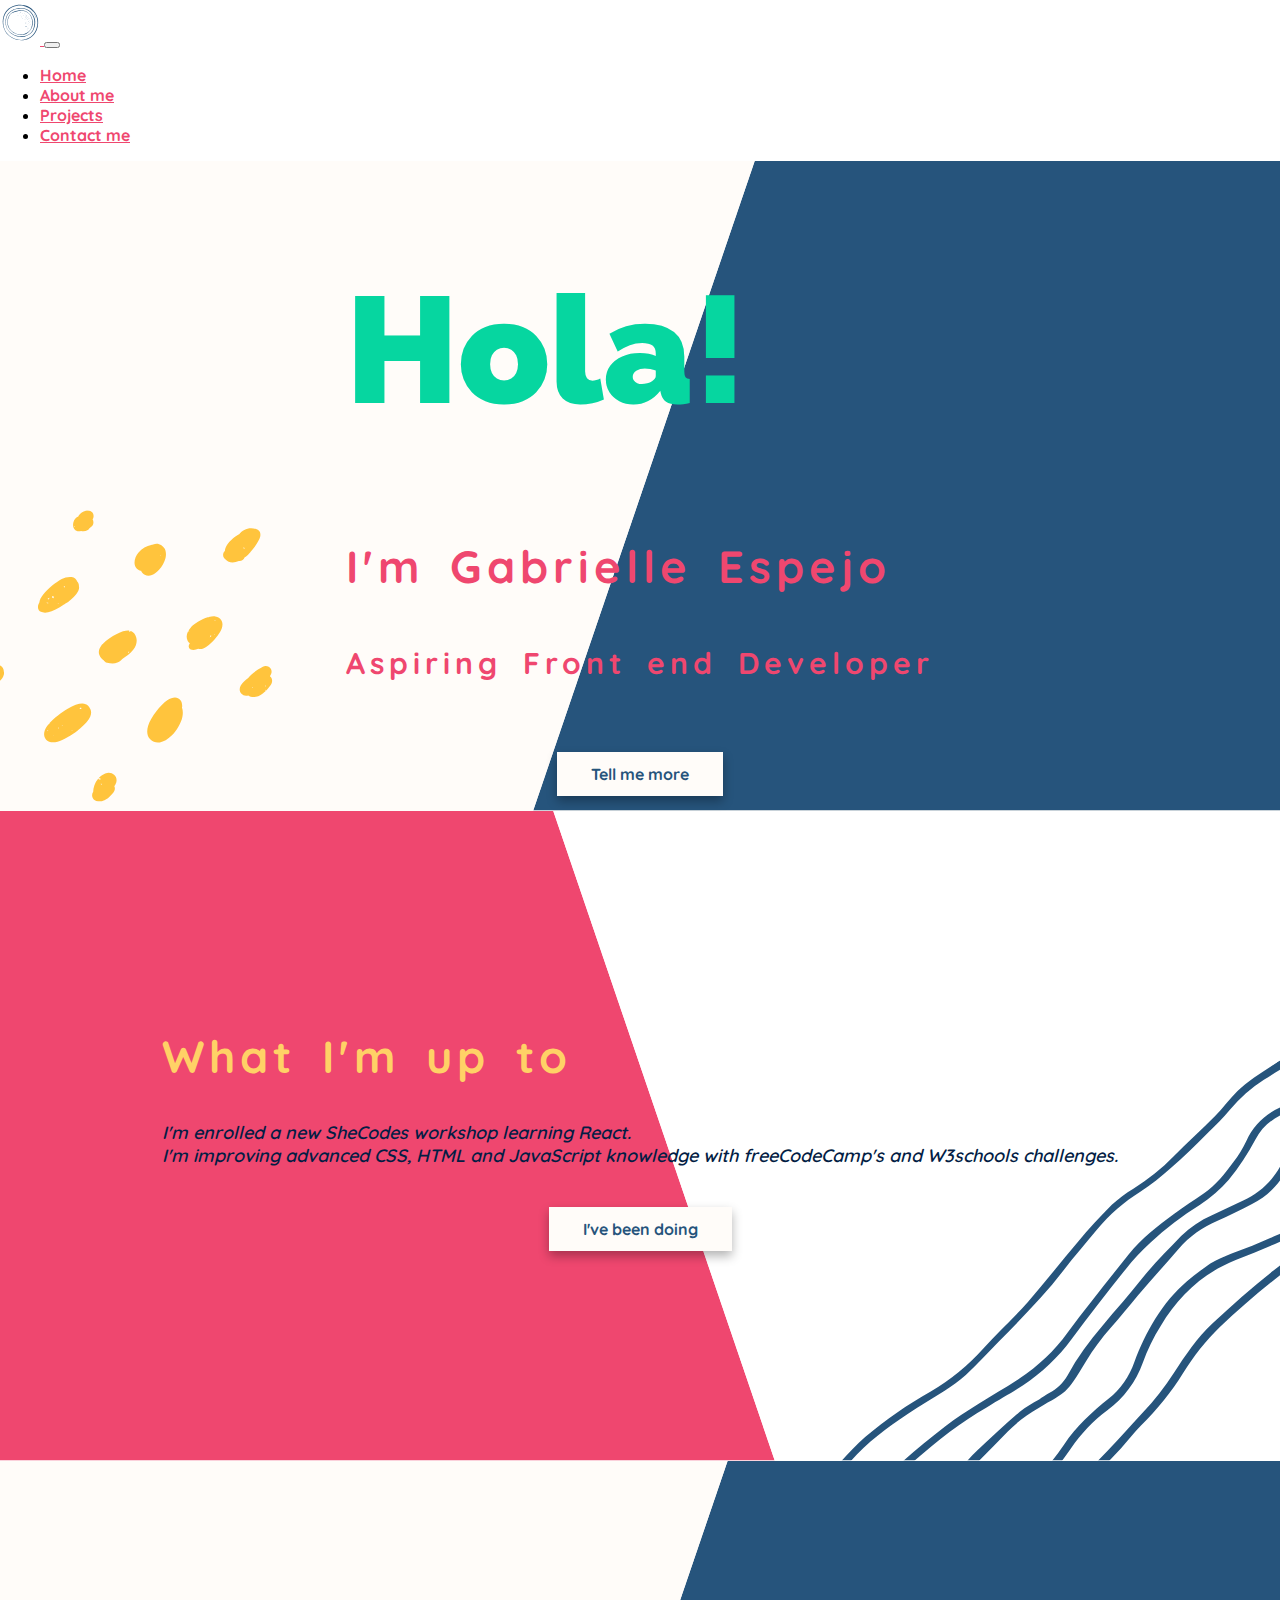
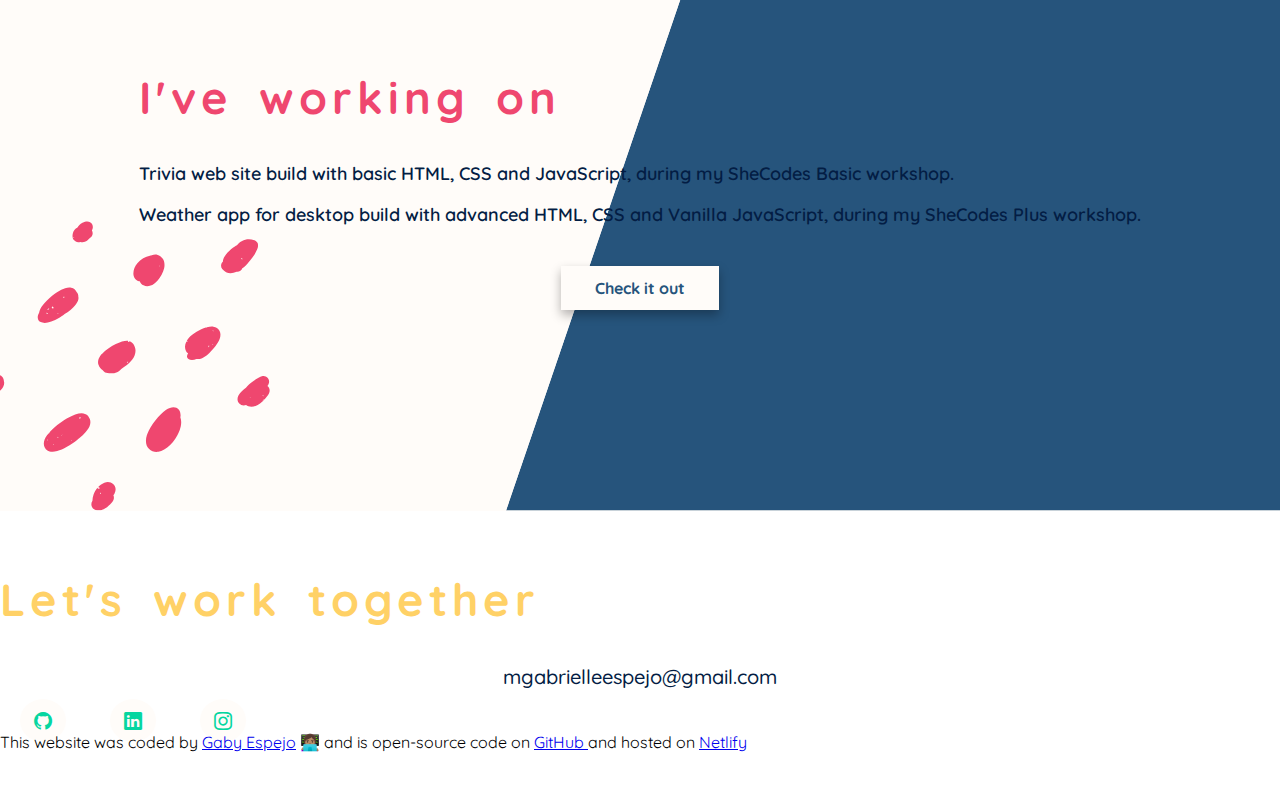
<file: index.html>
<!DOCTYPE html>
<html lang="en">
  <head>
    <title>Gabrielle Espejo</title>
    <meta charset="UTF-8" />
    <meta http-equiv="X-UA-Compatible" content="IE=edge" />
    <meta name="viewport" content="width=device-width, initial-scale=1.0" />
    <meta
      name="description"
      content="Gabrielle Espejo is a front-end developer based in Europe, check out her projects and contact her for job inquiries"
    />
    <link
      rel="stylesheet"
      href="https://cdn.jsdelivr.net/npm/bootstrap-icons@1.5.0/font/bootstrap-icons.css"
    />
    <link
      href="https://cdn.jsdelivr.net/npm/bootstrap@5.0.1/dist/css/bootstrap.min.css"
      rel="stylesheet"
      integrity="sha384-+0n0xVW2eSR5OomGNYDnhzAbDsOXxcvSN1TPprVMTNDbiYZCxYbOOl7+AMvyTG2x"
      crossorigin="anonymous"
    />
    <link rel="preconnect" href="https://fonts.googleapis.com" />
    <link rel="preconnect" href="https://fonts.gstatic.com" crossorigin />
    <link
      href="https://fonts.googleapis.com/css2?family=Quicksand:wght@300;400;500;600;700&family=Raleway:wght@200;300;400;600;800;900&display=swap"
      rel="stylesheet"
    />
    <link rel="stylesheet" href="src/style.css" />
  </head>
  <body>
    <!----------NAV START---------->
    <nav class="navbar navbar-expand-lg navbar-light bg-light fixed-top">
      <div class="container">
        <a class="navbar-brand" href="index.html">
          <img src="images/logo.svg" alt="logo" width="40" height="45" />
        </a>
        <button
          class="navbar-toggler"
          type="button"
          data-bs-toggle="collapse"
          data-bs-target="#navbarNav"
          aria-controls="navbarNav"
          aria-expanded="false"
          aria-label="Toggle navigation"
        >
          <span class="navbar-toggler-icon"></span>
        </button>
        <div class="collapse navbar-collapse" id="navbarNav">
          <ul class="navbar-nav">
            <li class="nav-item">
              <a class="nav-link" href="index.html" title="Home">Home</a>
            </li>
            <li class="nav-item">
              <a class="nav-link" href="about.html" title="About Gabrielle"
                >About me</a
              >
            </li>
            <li class="nav-item">
              <a class="nav-link" href="projects.html" title="Projects"
                >Projects</a
              >
            </li>
            <li class="nav-item">
              <a class="nav-link" href="contact.html" title="Contact Gabrielle"
                >Contact me</a
              >
            </li>
          </ul>
        </div>
      </div>
    </nav>
    <!----------NAV END---------->

    <!----------SECTION 1 START---------->
    <section id="sec1" class="sec1">
      <div class="container container-fluid mt-5 p-5 main">
        <div class="row mt-2 text-center">
          <article>
            <div class="col-sm-12">
              <h1 class="p-3 hola">Hola!</h1>
            </div>
            <div class="col-sm-12">
              <h2>I'm Gabrielle Espejo</h2>
              <h5>Aspiring Front end Developer</h5>
            </div>
            <div class="navigation-links">
              <a href="#sec2" class="celeb btn">Tell me more</a>
            </div>
          </article>
        </div>
      </div>
    </section>
    <!----------SECTION 1 END---------->

    <!----------SECTION 2 START---------->
    <section id="sec2" class="sec2">
      <div class="container container-fluid mt-2 p-5">
        <div class="row mt-2 text-center">
          <article>
            <div class="col-sm-12 mt-2">
              <h2>What I'm up to</h2>
            </div>
            <div class="col-sm-12 mt-2 p-4">
              <p class="fw-bold text-center">
                I'm enrolled a new
                <a
                  href="https://www.shecodes.io/workshops"
                  target="_blank"
                  class="link-info info"
                  >SheCodes workshop</a
                >
                learning React.<br />
                I'm improving advanced CSS, HTML and JavaScript knowledge with
                <a
                  href="https://www.freecodecamp.org/learn/"
                  target="_blank"
                  class="link-info info"
                >
                  freeCodeCamp's</a
                >
                and
                <a
                  href="https://www.w3schools.com/"
                  target="_blank"
                  class="link-info info"
                  >W3schools</a
                >
                challenges.
              </p>
            </div>
            <div class="navigation-links">
              <a href="#sec3" class="celeb btn">I've been doing</a>
            </div>
          </article>
        </div>
      </div>
    </section>
    <!----------SECTION 2 END---------->

    <!----------SECTION 3 START---------->
    <section id="sec3" class="sec3">
      <div class="container container-fluid mt-2 p-5">
        <div class="row mt-2 text-center">
          <article>
            <div class="col-sm-12 mt-2">
              <h2>I've working on</h2>
            </div>
            <div class="col-sm-12 mt-2 p-4">
              <p class="fw-bold text-center">
                Trivia web site build with basic HTML, CSS and JavaScript,
                during my
                <a
                  href="https://www.shecodes.io/workshops"
                  target="_blank"
                  class="link-info info"
                  >SheCodes Basic workshop</a
                >.
              </p>
              <p class="fw-bold text-center">
                Weather app for desktop build with advanced HTML, CSS and
                Vanilla JavaScript, during my
                <a
                  href="https://www.shecodes.io/workshops"
                  target="_blank"
                  class="link-info info"
                  >SheCodes Plus workshop</a
                >.
              </p>
            </div>
            <div class="navigation-links">
              <a href="projects.html" class="celeb btn">Check it out</a>
            </div>
          </article>
        </div>
      </div>
    </section>
    <!----------SECTION 3 END---------->
    <footer>
      <div class="container container-fluid mt-2 p-4">
        <div class="col-sm-12 mt-2 p-2 footer-email text-center">
          <h2>Let's work together</h2>
        </div>
        <div class="col-sm-12 mt-2 p-2 footer-email text-center">
          <a href="mailto:mgabrielleespejo@gmail.com" class="email-link">
            mgabrielleespejo@gmail.com
          </a>
        </div>
      </div>

      <div class="social-links text-center">
        <a href="https://github.com/GabrielleEspejo" target="_blank"
          ><i class="bi bi-github"></i
        ></a>
        <a
          href=" https://www.linkedin.com/in/mar%C3%ADa-gabrielle-e-2b1aa320a/"
          target="_blank"
          ><i class="bi bi-linkedin"></i
        ></a>
        <a
          href=" https://www.instagram.com/gabriellespejo/?hl=es"
          target="_blank"
          ><i class="bi bi-instagram"></i
        ></a>
      </div>

      <div class="container container-fluid">
        <div class="row">
          <div class="col-sm-12 mt-2 p-4 text-center">
           This website was coded by
            <a
              class="footer"
              href="https://www.linkedin.com/in/mar%C3%ADa-gabrielle-espejo-2b1aa320a/"
              >Gaby Espejo</a
            >
            👩🏽‍💻 and is open-source code on
            <a
              href="https://github.com/GabrielleEspejo/Responsive-portafolio.git"
              target="_blank"
              class="footer"
            >
              GitHub
            </a>
            and hosted on
            <a
              class="footer"
              href="https://wonderful-brahmagupta-068f58.netlify.app"
              >Netlify</a
            >
          </div>
        </div>
      </div>
    </footer>

    <script
      src="https://cdn.jsdelivr.net/npm/bootstrap@5.0.1/dist/js/bootstrap.bundle.min.js"
      integrity="sha384-gtEjrD/SeCtmISkJkNUaaKMoLD0//ElJ19smozuHV6z3Iehds+3Ulb9Bn9Plx0x4"
      crossorigin="anonymous"
    ></script>
  </body>
</html>
</file>
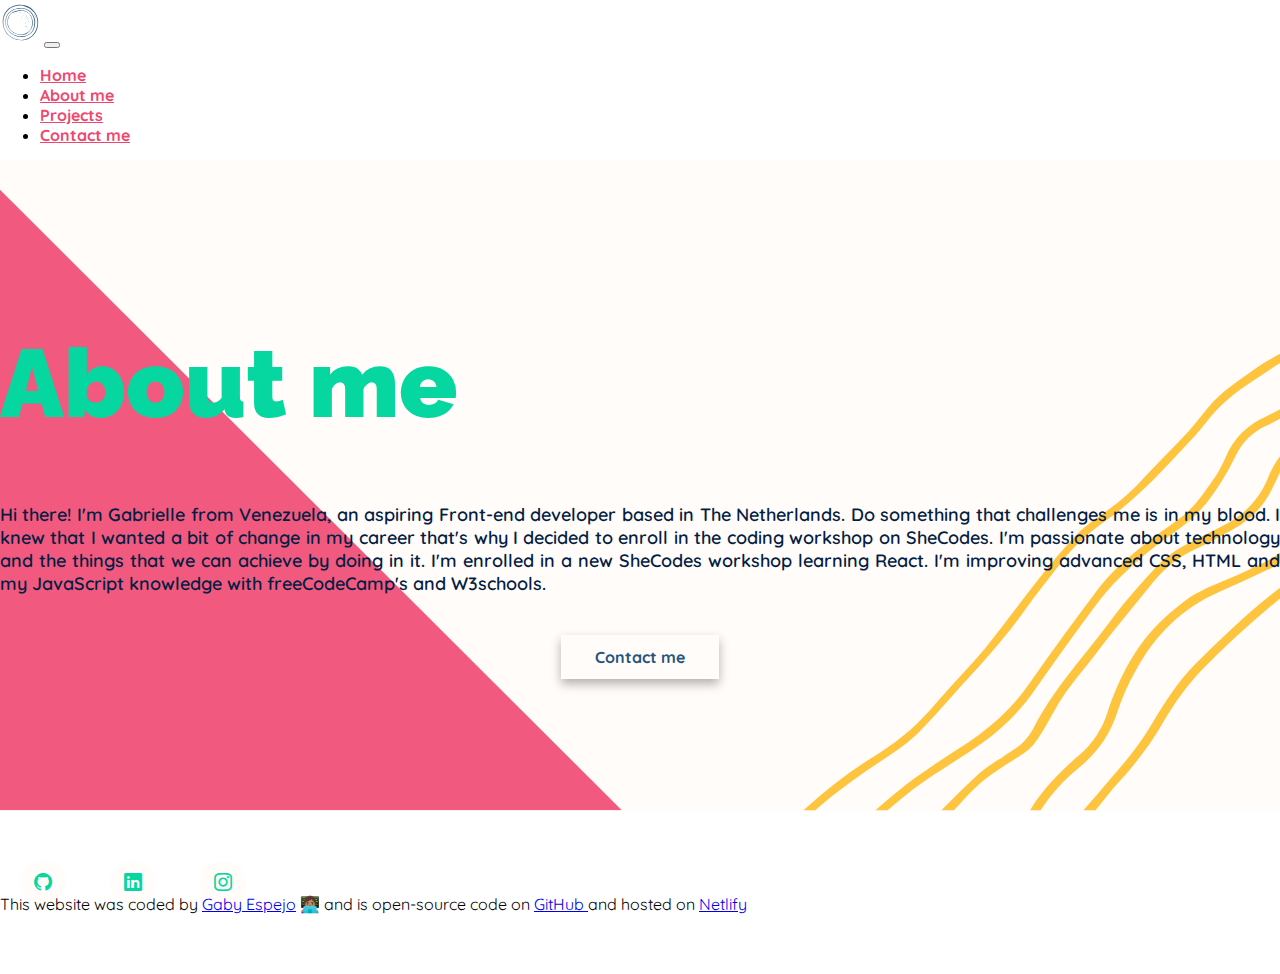
<file: about.html>
<!DOCTYPE html>
<html lang="en">
  <head>
    <title>About me</title>
    <meta charset="UTF-8" />
    <meta http-equiv="X-UA-Compatible" content="IE=edge" />
    <meta name="viewport" content="width=device-width, initial-scale=1.0" />
    <meta
      name="description"
      content="Gabrielle Espejo is a front-end developer based in Europe, check out her projects and contact her for job inquiries"
    />
    <link
      rel="stylesheet"
      href="https://cdn.jsdelivr.net/npm/bootstrap-icons@1.5.0/font/bootstrap-icons.css"
    />
    <link
      href="https://cdn.jsdelivr.net/npm/bootstrap@5.0.1/dist/css/bootstrap.min.css"
      rel="stylesheet"
      integrity="sha384-+0n0xVW2eSR5OomGNYDnhzAbDsOXxcvSN1TPprVMTNDbiYZCxYbOOl7+AMvyTG2x"
      crossorigin="anonymous"
    />
    <link rel="preconnect" href="https://fonts.googleapis.com" />
    <link rel="preconnect" href="https://fonts.gstatic.com" crossorigin />
    <link
      href="https://fonts.googleapis.com/css2?family=Quicksand:wght@300;400;500;600;700&family=Raleway:wght@200;300;400;600;800;900&display=swap"
      rel="stylesheet"
    />
    <link rel="stylesheet" href="src/style.css" />
  </head>
  <body>
    <!----------NAV START---------->
    <nav class="navbar navbar-expand-lg navbar-light bg-light fixed-top">
      <div class="container">
        <a class="navbar-brand" href="index.html">
          <img src="images/logo.svg" alt="logo" width="40" height="45"
        /></a>
        <button
          class="navbar-toggler"
          type="button"
          data-bs-toggle="collapse"
          data-bs-target="#navbarNav"
          aria-controls="navbarNav"
          aria-expanded="false"
          aria-label="Toggle navigation"
        >
          <span class="navbar-toggler-icon"></span>
        </button>
        <div class="collapse navbar-collapse" id="navbarNav">
          <ul class="navbar-nav">
            <li class="nav-item">
              <a class="nav-link" href="index.html" title="Home">Home</a>
            </li>
            <li class="nav-item">
              <a class="nav-link" href="about.html" title="About Gabrielle"
                >About me</a
              >
            </li>
            <li class="nav-item">
              <a class="nav-link" href="projects.html" title="Projects"
                >Projects</a
              >
            </li>
            <li class="nav-item">
              <a class="nav-link" href="contact.html" title="Contact Gabrielle"
                >Contact me</a
              >
            </li>
          </ul>
        </div>
      </div>
    </nav>
    <!----------NAV END---------->

    <!----------SECTION 4 START---------->

    <section id="sec4" class="sec4">
      <div class="container container-fluid mt-2 p-5">
        <div class="row mt-2 text-center">
          <article>
            <div class="col-sm-12 mt-2">
              <h1>About me</h1>
            </div>
            <div class="col-sm-12 mt-2 p-4">
              <p class="fw-bold">
                Hi there! I'm Gabrielle from Venezuela, an aspiring Front-end
                developer based in The Netherlands. Do something that challenges
                me is in my blood. I knew that I wanted a bit of change in my
                career that's why I decided to enroll in the coding workshop on
                SheCodes. I'm passionate about technology and the things that we
                can achieve by doing in it. I'm enrolled in a new SheCodes
                workshop learning React. I'm improving advanced CSS, HTML and my
                JavaScript knowledge with freeCodeCamp's and W3schools.
              </p>
            </div>
            <div class="navigation-links">
              <a href="contact.html" class="celeb btn">Contact me</a>
            </div>
          </article>
        </div>
      </div>
    </section>
    <!----------SECTION 4 END---------->

    <footer>
      <div class="social-links text-center">
        <a href="https://github.com/GabrielleEspejo" target="_blank"
          ><i class="bi bi-github"></i
        ></a>
        <a
          href=" https://www.linkedin.com/in/mar%C3%ADa-gabrielle-e-2b1aa320a/"
          target="_blank"
          ><i class="bi bi-linkedin"></i
        ></a>
        <a
          href=" https://www.instagram.com/gabriellespejo/?hl=es"
          target="_blank"
          ><i class="bi bi-instagram"></i
        ></a>
      </div>

      <div class="container container-fluid">
        <div class="row">
          <div class="col-sm-12 mt-2 p-4 text-center">
            This website was coded by
            <a
              class="footer"
              href="https://www.linkedin.com/in/mar%C3%ADa-gabrielle-espejo-2b1aa320a/"
              >Gaby Espejo</a
            >
            👩🏽‍💻 and is open-source code on
            <a
              href="https://github.com/GabrielleEspejo/Responsive-portafolio.git"
              target="_blank"
              class="footer"
            >
              GitHub
            </a>
            and hosted on
            <a
              class="footer"
              href="https://wonderful-brahmagupta-068f58.netlify.app"
              >Netlify</a
            >
          </div>
        </div>
      </div>
    </footer>

    <script
      src="https://cdn.jsdelivr.net/npm/bootstrap@5.0.1/dist/js/bootstrap.bundle.min.js"
      integrity="sha384-gtEjrD/SeCtmISkJkNUaaKMoLD0//ElJ19smozuHV6z3Iehds+3Ulb9Bn9Plx0x4"
      crossorigin="anonymous"
    ></script>
  </body>
</html>
</file>
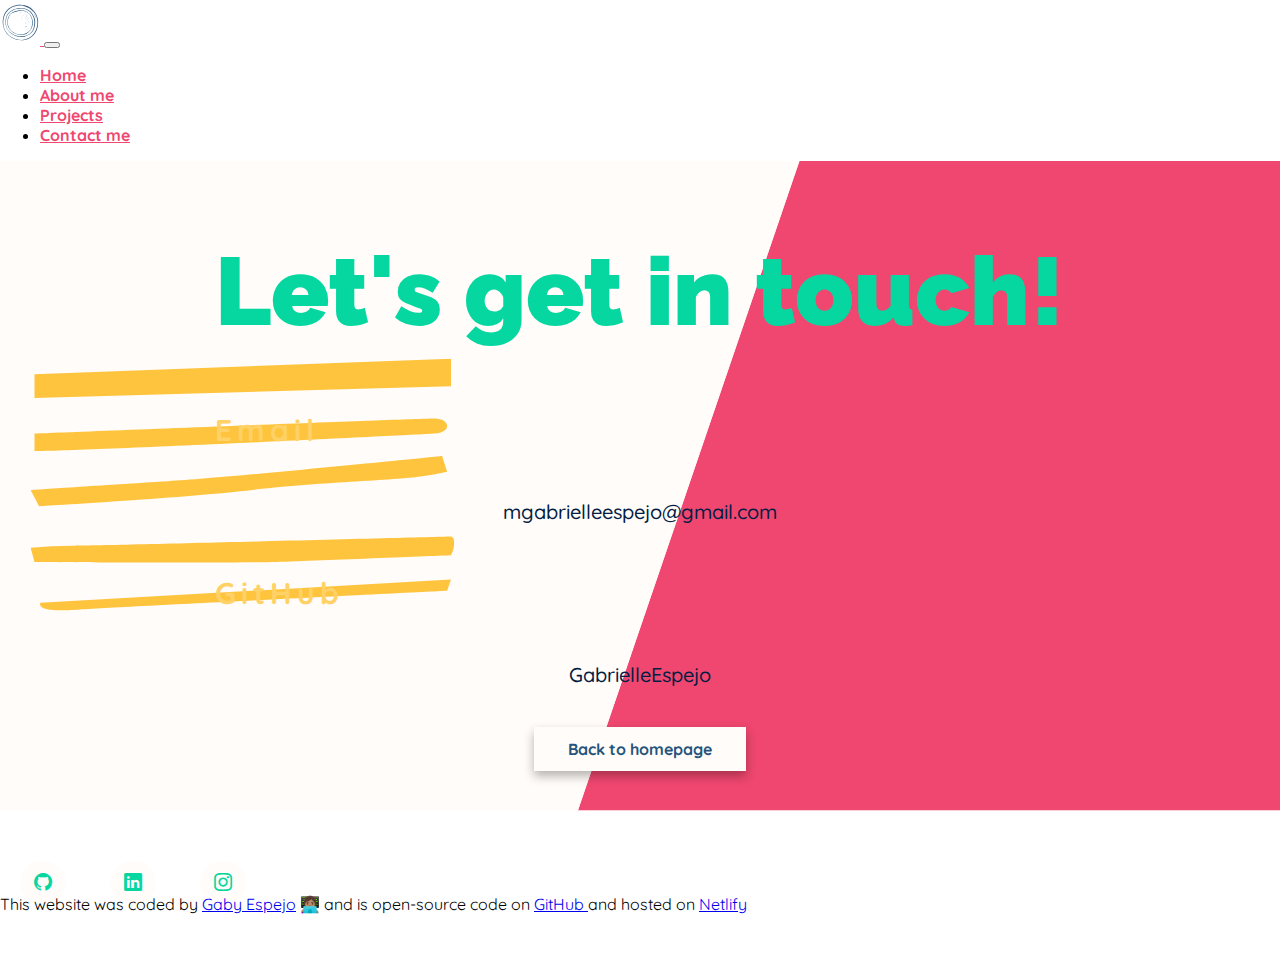
<file: contact.html>
<!DOCTYPE html>
<html lang="en">
  <head>
    <title>Contact me</title>
    <meta charset="UTF-8" />
    <meta http-equiv="X-UA-Compatible" content="IE=edge" />
    <meta name="viewport" content="width=device-width, initial-scale=1.0" />
    <meta
      name="description"
      content="Gabrielle Espejo is a front-end developer based in Europe, check out her projects and contact her for job inquiries"
    />
<link rel="stylesheet" href="https://cdn.jsdelivr.net/npm/bootstrap-icons@1.5.0/font/bootstrap-icons.css">
    <link
      href="https://cdn.jsdelivr.net/npm/bootstrap@5.0.1/dist/css/bootstrap.min.css"
      rel="stylesheet"
      integrity="sha384-+0n0xVW2eSR5OomGNYDnhzAbDsOXxcvSN1TPprVMTNDbiYZCxYbOOl7+AMvyTG2x"
      crossorigin="anonymous"
    />
    <link rel="preconnect" href="https://fonts.googleapis.com" />
    <link rel="preconnect" href="https://fonts.gstatic.com" crossorigin />
    <link
      href="https://fonts.googleapis.com/css2?family=Quicksand:wght@300;400;500;600;700&family=Raleway:wght@200;300;400;600;800;900&display=swap"
      rel="stylesheet"
    />
    <link rel="stylesheet" href="src/style.css" />
  </head>
  <body>
    <!----------NAV START---------->
    <nav class="navbar navbar-expand-lg navbar-light bg-light fixed-top">
      <div class="container">
        <a class="navbar-brand" href="index.html">
           <img src="images/logo.svg" alt="logo" width="40" height="45" />
        </a>
        <button
          class="navbar-toggler"
          type="button"
          data-bs-toggle="collapse"
          data-bs-target="#navbarNav"
          aria-controls="navbarNav"
          aria-expanded="false"
          aria-label="Toggle navigation"
        >
          <span class="navbar-toggler-icon"></span>
        </button>
        <div class="collapse navbar-collapse" id="navbarNav">
          <ul class="navbar-nav">
            <li class="nav-item">
              <a class="nav-link" href="index.html" title="Home">Home</a>
            </li>
            <li class="nav-item">
              <a class="nav-link" href="about.html" title="About Gabrielle">About me</a>
            </li>
            <li class="nav-item">
              <a class="nav-link" href="projects.html" title="Projects">Projects</a>
            </li>
            <li class="nav-item">
              <a class="nav-link" href="contact.html" title="Contact Gabrielle">Contact me</a>
            </li>
          </ul>
        </div>
      </div>
    </nav>
    <!----------NAV END---------->

    <!----------SECTION 5 START---------->

    <section id="sec5" class="sec5">
      <div class="container container-fluid mt-2 p-5">
        <div class="row mt-2 text-center">
          <article>
                <div class="col-sm-12 mt-2">
              <h1>Let's get in touch!</h1>
            </div>

            <div class="col-sm-12 mt-2 p-4">
              <h5 class="contact">Email</h5>

              <p class="fw-bold"> 
                <a href="mailto:mgabrielleespejo@gmail.com" class="email-link">
              mgabrielleespejo@gmail.com
              </a>
              </p>

<div class="col-sm-12 mt-2 p-4">
              <h5 class="contact">GitHub</h5>

              <p class="fw-bold"> 
                <a href="https://github.com/GabrielleEspejo" class="email-link">
              GabrielleEspejo
              </a>
              </p>


            </div>



            <div class="navigation-links">
              <a href="index.html" class="celeb btn">Back to homepage</a>
            </div>

          </article>
        </div>
      </div>
    </section>
    <!----------SECTION 5 END---------->
<footer>
<div class="social-links text-center">
<a href="https://github.com/GabrielleEspejo" target="_blank"><i class="bi bi-github"></i></a>
<a href=" https://www.linkedin.com/in/mar%C3%ADa-gabrielle-e-2b1aa320a/" target="_blank"  ><i class="bi bi-linkedin"></i></a>
<a href=" https://www.instagram.com/gabriellespejo/?hl=es" target="_blank"  ><i class="bi bi-instagram"></i></a>
</div>

  <div class="container container-fluid">
  <div class="row">
  <div class="col-sm-12 mt-2 p-4 text-center">
This website was coded by
      <a
        class="footer"
        href="https://www.linkedin.com/in/mar%C3%ADa-gabrielle-espejo-2b1aa320a/"
        >Gaby Espejo</a
      >
      👩🏽‍💻 and is open-source code on
      <a
        href="https://github.com/GabrielleEspejo/Responsive-portafolio.git"
        target="_blank"
        class="footer"
      >
        GitHub
      </a>
      and hosted on
      <a class="footer" href="https://wonderful-brahmagupta-068f58.netlify.app"
        >Netlify</a
      ></div>
</div>
  </div>

</footer>


    <script
      src="https://cdn.jsdelivr.net/npm/bootstrap@5.0.1/dist/js/bootstrap.bundle.min.js"
      integrity="sha384-gtEjrD/SeCtmISkJkNUaaKMoLD0//ElJ19smozuHV6z3Iehds+3Ulb9Bn9Plx0x4"
      crossorigin="anonymous"
    ></script>
  </body>
</html>
</file>
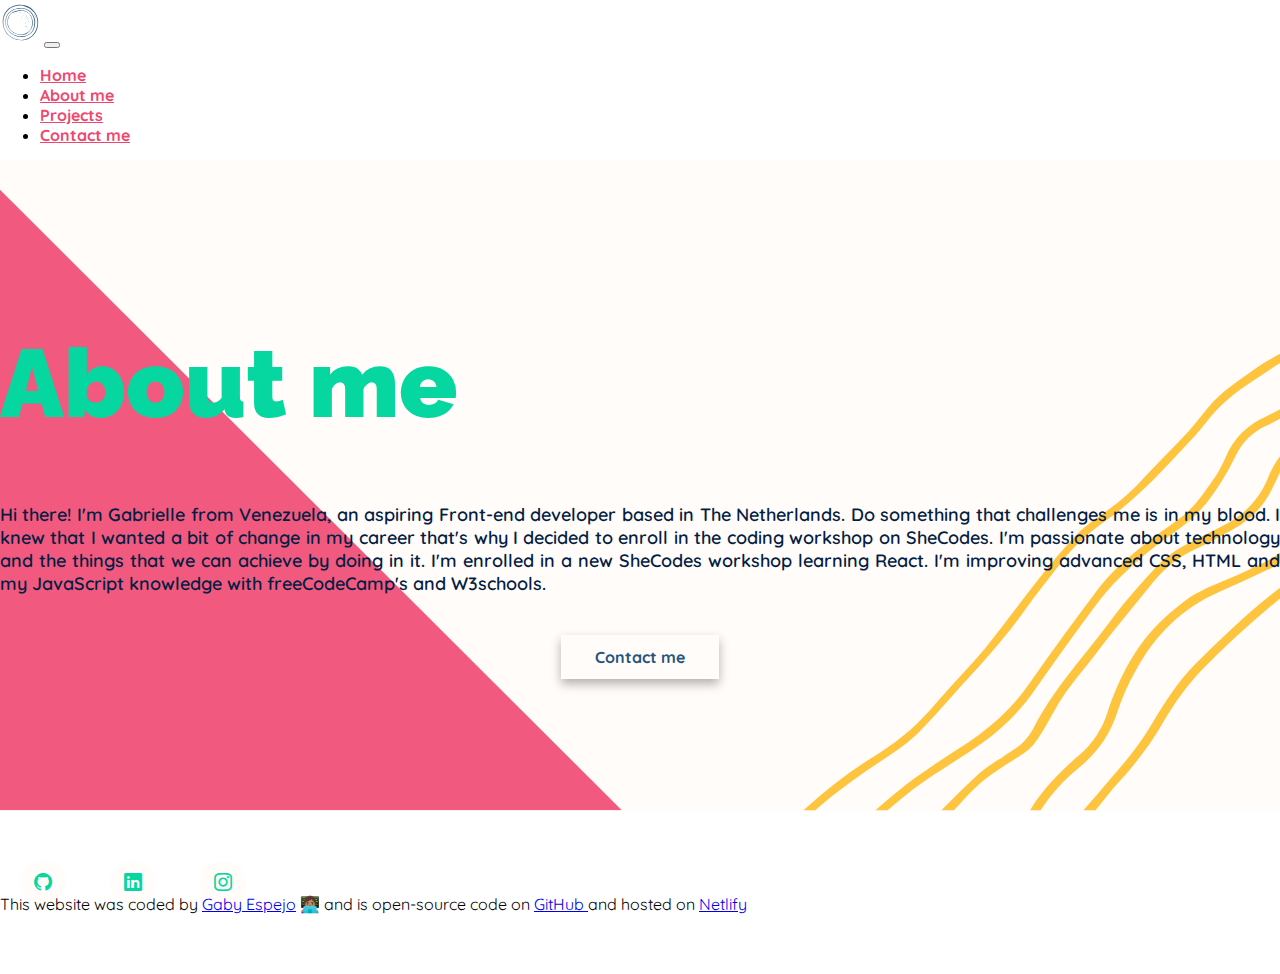
<file: OLDabout.html>
<!DOCTYPE html>
<html lang="en">
  <head>
    <title>About me</title>
    <meta charset="UTF-8" />
    <meta http-equiv="X-UA-Compatible" content="IE=edge" />
    <meta name="viewport" content="width=device-width, initial-scale=1.0" />
    <meta
      name="description"
      content="Gabrielle Espejo is a front-end developer based in Europe, check out her projects and contact her for job inquiries"
    />
    <link
      rel="stylesheet"
      href="https://cdn.jsdelivr.net/npm/bootstrap-icons@1.5.0/font/bootstrap-icons.css"
    />
    <link
      href="https://cdn.jsdelivr.net/npm/bootstrap@5.0.1/dist/css/bootstrap.min.css"
      rel="stylesheet"
      integrity="sha384-+0n0xVW2eSR5OomGNYDnhzAbDsOXxcvSN1TPprVMTNDbiYZCxYbOOl7+AMvyTG2x"
      crossorigin="anonymous"
    />
    <link rel="preconnect" href="https://fonts.googleapis.com" />
    <link rel="preconnect" href="https://fonts.gstatic.com" crossorigin />
    <link
      href="https://fonts.googleapis.com/css2?family=Quicksand:wght@300;400;500;600;700&family=Raleway:wght@200;300;400;600;800;900&display=swap"
      rel="stylesheet"
    />
    <link rel="stylesheet" href="src/style.css" />
  </head>
  <body>
    <!----------NAV START---------->
    <nav class="navbar navbar-expand-lg navbar-light bg-light fixed-top">
      <div class="container">
        <a class="navbar-brand" href="index.html">
          <img src="images/logo.svg" alt="logo" width="40" height="45"
        /></a>
        <button
          class="navbar-toggler"
          type="button"
          data-bs-toggle="collapse"
          data-bs-target="#navbarNav"
          aria-controls="navbarNav"
          aria-expanded="false"
          aria-label="Toggle navigation"
        >
          <span class="navbar-toggler-icon"></span>
        </button>
        <div class="collapse navbar-collapse" id="navbarNav">
          <ul class="navbar-nav">
            <li class="nav-item">
              <a class="nav-link" href="index.html" title="Home">Home</a>
            </li>
            <li class="nav-item">
              <a class="nav-link" href="about.html" title="About Gabrielle"
                >About me</a
              >
            </li>
            <li class="nav-item">
              <a class="nav-link" href="projects.html" title="Projects"
                >Projects</a
              >
            </li>
            <li class="nav-item">
              <a class="nav-link" href="contact.html" title="Contact Gabrielle"
                >Contact me</a
              >
            </li>
          </ul>
        </div>
      </div>
    </nav>
    <!----------NAV END---------->

    <!----------SECTION 4 START---------->

    <section id="sec4" class="sec4">
      <div class="container mt-2 p-5">
        <div class="row mt-2 text-center">
        
            <div class="col-sm-12 mt-2">
              <h1>About me</h1>
            </div>
            <div class="col-sm-12 mt-2 p-4">
              <p class="fw-bold">
                Hi there! I'm Gabrielle from Venezuela, an aspiring Front-end
                developer based in The Netherlands. Do something that challenges
                me is in my blood. I knew that I wanted a bit of change in my
                career that's why I decided to enroll in the coding workshop on
                SheCodes. I'm passionate about technology and the things that we
                can achieve by doing in it. I'm enrolled in a new SheCodes
                workshop learning React. I'm improving advanced CSS, HTML and my
                JavaScript knowledge with freeCodeCamp's and W3schools.
              </p>
            </div>
            <div class="navigation-links">
              <a href="contact.html" class="celeb btn">Contact me</a>
            </div>
        
        </div>
      </div>
    </section>
    <!----------SECTION 4 END---------->

    <footer>
      <div class="social-links text-center">
        <a href="https://github.com/GabrielleEspejo" target="_blank"
          ><i class="bi bi-github"></i
        ></a>
        <a
          href=" https://www.linkedin.com/in/mar%C3%ADa-gabrielle-e-2b1aa320a/"
          target="_blank"
          ><i class="bi bi-linkedin"></i
        ></a>
        <a
          href=" https://www.instagram.com/gabriellespejo/?hl=es"
          target="_blank"
          ><i class="bi bi-instagram"></i
        ></a>
      </div>

     <div class="container">
        <div class="row">
          <div class="col-sm-12 mt-2 p-4 text-center">
            This website was coded by
            <a
              class="footer"
              href="https://www.linkedin.com/in/mar%C3%ADa-gabrielle-espejo-2b1aa320a/"
              >Gaby Espejo</a
            >
            👩🏽‍💻 and is open-source code on
            <a
              href="https://github.com/GabrielleEspejo/Responsive-portafolio.git"
              target="_blank"
              class="footer"
            >
              GitHub
            </a>
            and hosted on
            <a
              class="footer"
              href="https://wonderful-brahmagupta-068f58.netlify.app"
              >Netlify</a
            >
          </div>
        </div>
      </div>
    </footer>

    <script
      src="https://cdn.jsdelivr.net/npm/bootstrap@5.0.1/dist/js/bootstrap.bundle.min.js"
      integrity="sha384-gtEjrD/SeCtmISkJkNUaaKMoLD0//ElJ19smozuHV6z3Iehds+3Ulb9Bn9Plx0x4"
      crossorigin="anonymous"
    ></script>
  </body>
</html>
</file>
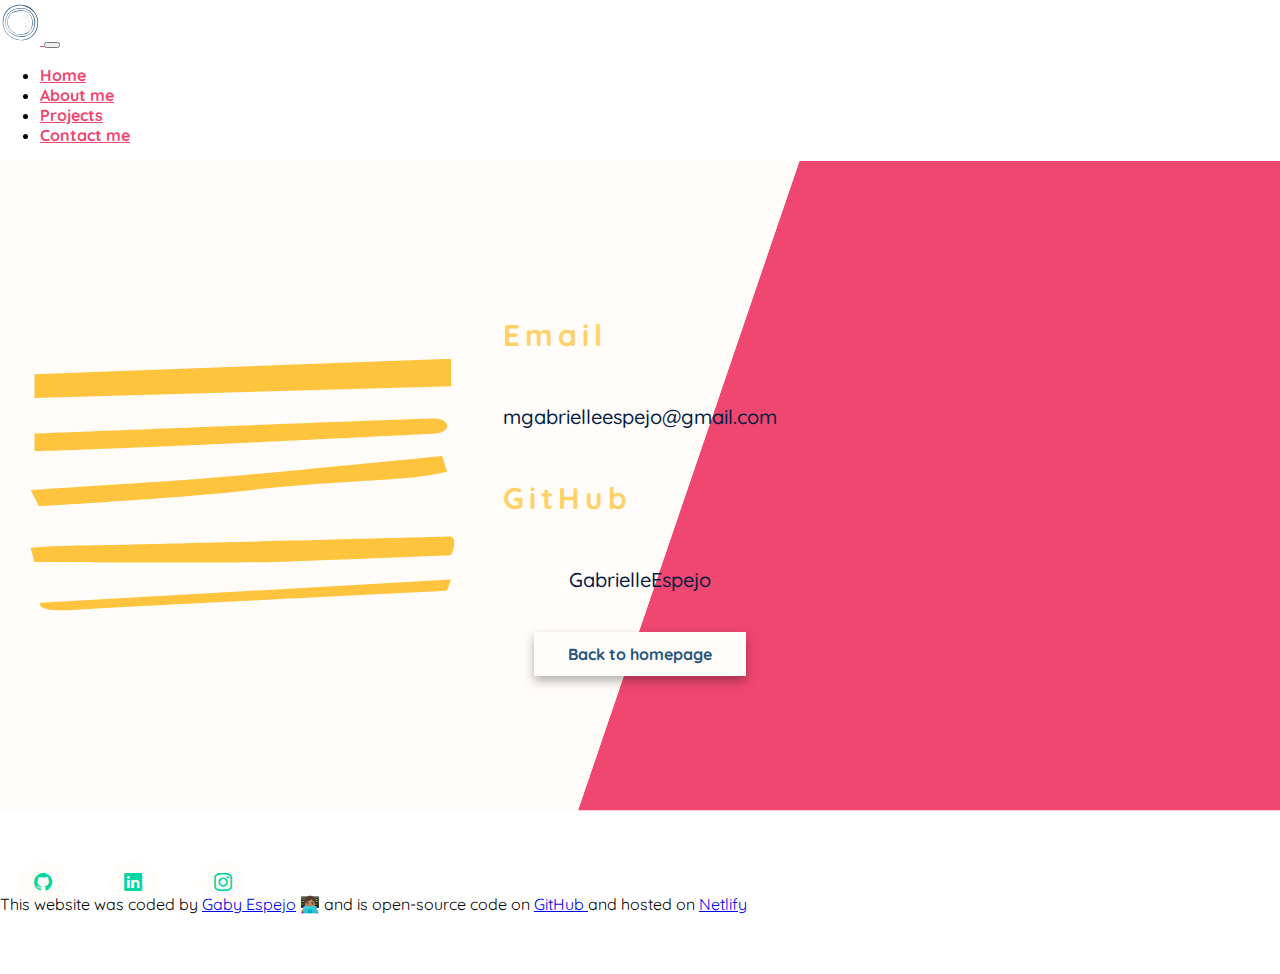
<file: OLDcontact.html>
<!DOCTYPE html>
<html lang="en">
  <head>
    <title>Contact me</title>
    <meta charset="UTF-8" />
    <meta http-equiv="X-UA-Compatible" content="IE=edge" />
    <meta name="viewport" content="width=device-width, initial-scale=1.0" />
    <meta
      name="description"
      content="Gabrielle Espejo is a front-end developer based in Europe, check out her projects and contact her for job inquiries"
    />
<link rel="stylesheet" href="https://cdn.jsdelivr.net/npm/bootstrap-icons@1.5.0/font/bootstrap-icons.css">
    <link
      href="https://cdn.jsdelivr.net/npm/bootstrap@5.0.1/dist/css/bootstrap.min.css"
      rel="stylesheet"
      integrity="sha384-+0n0xVW2eSR5OomGNYDnhzAbDsOXxcvSN1TPprVMTNDbiYZCxYbOOl7+AMvyTG2x"
      crossorigin="anonymous"
    />
    <link rel="preconnect" href="https://fonts.googleapis.com" />
    <link rel="preconnect" href="https://fonts.gstatic.com" crossorigin />
    <link
      href="https://fonts.googleapis.com/css2?family=Quicksand:wght@300;400;500;600;700&family=Raleway:wght@200;300;400;600;800;900&display=swap"
      rel="stylesheet"
    />
    <link rel="stylesheet" href="src/style.css" />
  </head>
  <body>
    <!----------NAV START---------->
    <nav class="navbar navbar-expand-lg navbar-light bg-light fixed-top">
      <div class="container">
        <a class="navbar-brand" href="index.html">
           <img src="images/logo.svg" alt="logo" width="40" height="45" />
        </a>
        <button
          class="navbar-toggler"
          type="button"
          data-bs-toggle="collapse"
          data-bs-target="#navbarNav"
          aria-controls="navbarNav"
          aria-expanded="false"
          aria-label="Toggle navigation"
        >
          <span class="navbar-toggler-icon"></span>
        </button>
        <div class="collapse navbar-collapse" id="navbarNav">
          <ul class="navbar-nav">
            <li class="nav-item">
              <a class="nav-link" href="index.html" title="Home">Home</a>
            </li>
            <li class="nav-item">
              <a class="nav-link" href="about.html" title="About Gabrielle">About me</a>
            </li>
            <li class="nav-item">
              <a class="nav-link" href="projects.html" title="Projects">Projects</a>
            </li>
            <li class="nav-item">
              <a class="nav-link" href="contact.html" title="Contact Gabrielle">Contact me</a>
            </li>
          </ul>
        </div>
      </div>
    </nav>
    <!----------NAV END---------->

    <!----------SECTION 5 START---------->

    <section id="sec5" class="sec5">
      <div class="container mt-2 p-5">
        <div class="row mt-2 text-center">
  <div class="col-sm-12 mt-2 p-4">
  <h5 class="contact">Email</h5>
  <p class="fw-bold"> 
    <a href="mailto:mgabrielleespejo@gmail.com" class="email-link">
      mgabrielleespejo@gmail.com
    </a>
  </p>
</div>

<div class="col-sm-12 mt-2 p-4">
  <h5 class="contact">GitHub</h5>
  <p class="fw-bold"> 
    <a href="https://github.com/GabrielleEspejo" class="email-link">
      GabrielleEspejo
    </a>
  </p>
</div>



            <div class="navigation-links">
              <a href="index.html" class="celeb btn">Back to homepage</a>
            </div>

        </div>
      </div>
    </section>
    <!----------SECTION 5 END---------->
<footer>
<div class="social-links text-center">
<a href="https://github.com/GabrielleEspejo" target="_blank"><i class="bi bi-github"></i></a>
<a href=" https://www.linkedin.com/in/mar%C3%ADa-gabrielle-e-2b1aa320a/" target="_blank"  ><i class="bi bi-linkedin"></i></a>
<a href=" https://www.instagram.com/gabriellespejo/?hl=es" target="_blank"  ><i class="bi bi-instagram"></i></a>
</div>

  <div class="container">
  <div class="row">
  <div class="col-sm-12 mt-2 p-4 text-center">
This website was coded by
      <a
        class="footer"
        href="https://www.linkedin.com/in/mar%C3%ADa-gabrielle-espejo-2b1aa320a/"
        >Gaby Espejo</a
      >
      👩🏽‍💻 and is open-source code on
      <a
        href="https://github.com/GabrielleEspejo/Responsive-portafolio.git"
        target="_blank"
        class="footer"
      >
        GitHub
      </a>
      and hosted on
      <a class="footer" href="https://wonderful-brahmagupta-068f58.netlify.app"
        >Netlify</a
      ></div>
</div>
  </div>

</footer>


    <script
      src="https://cdn.jsdelivr.net/npm/bootstrap@5.0.1/dist/js/bootstrap.bundle.min.js"
      integrity="sha384-gtEjrD/SeCtmISkJkNUaaKMoLD0//ElJ19smozuHV6z3Iehds+3Ulb9Bn9Plx0x4"
      crossorigin="anonymous"
    ></script>
  </body>
</html>
</file>
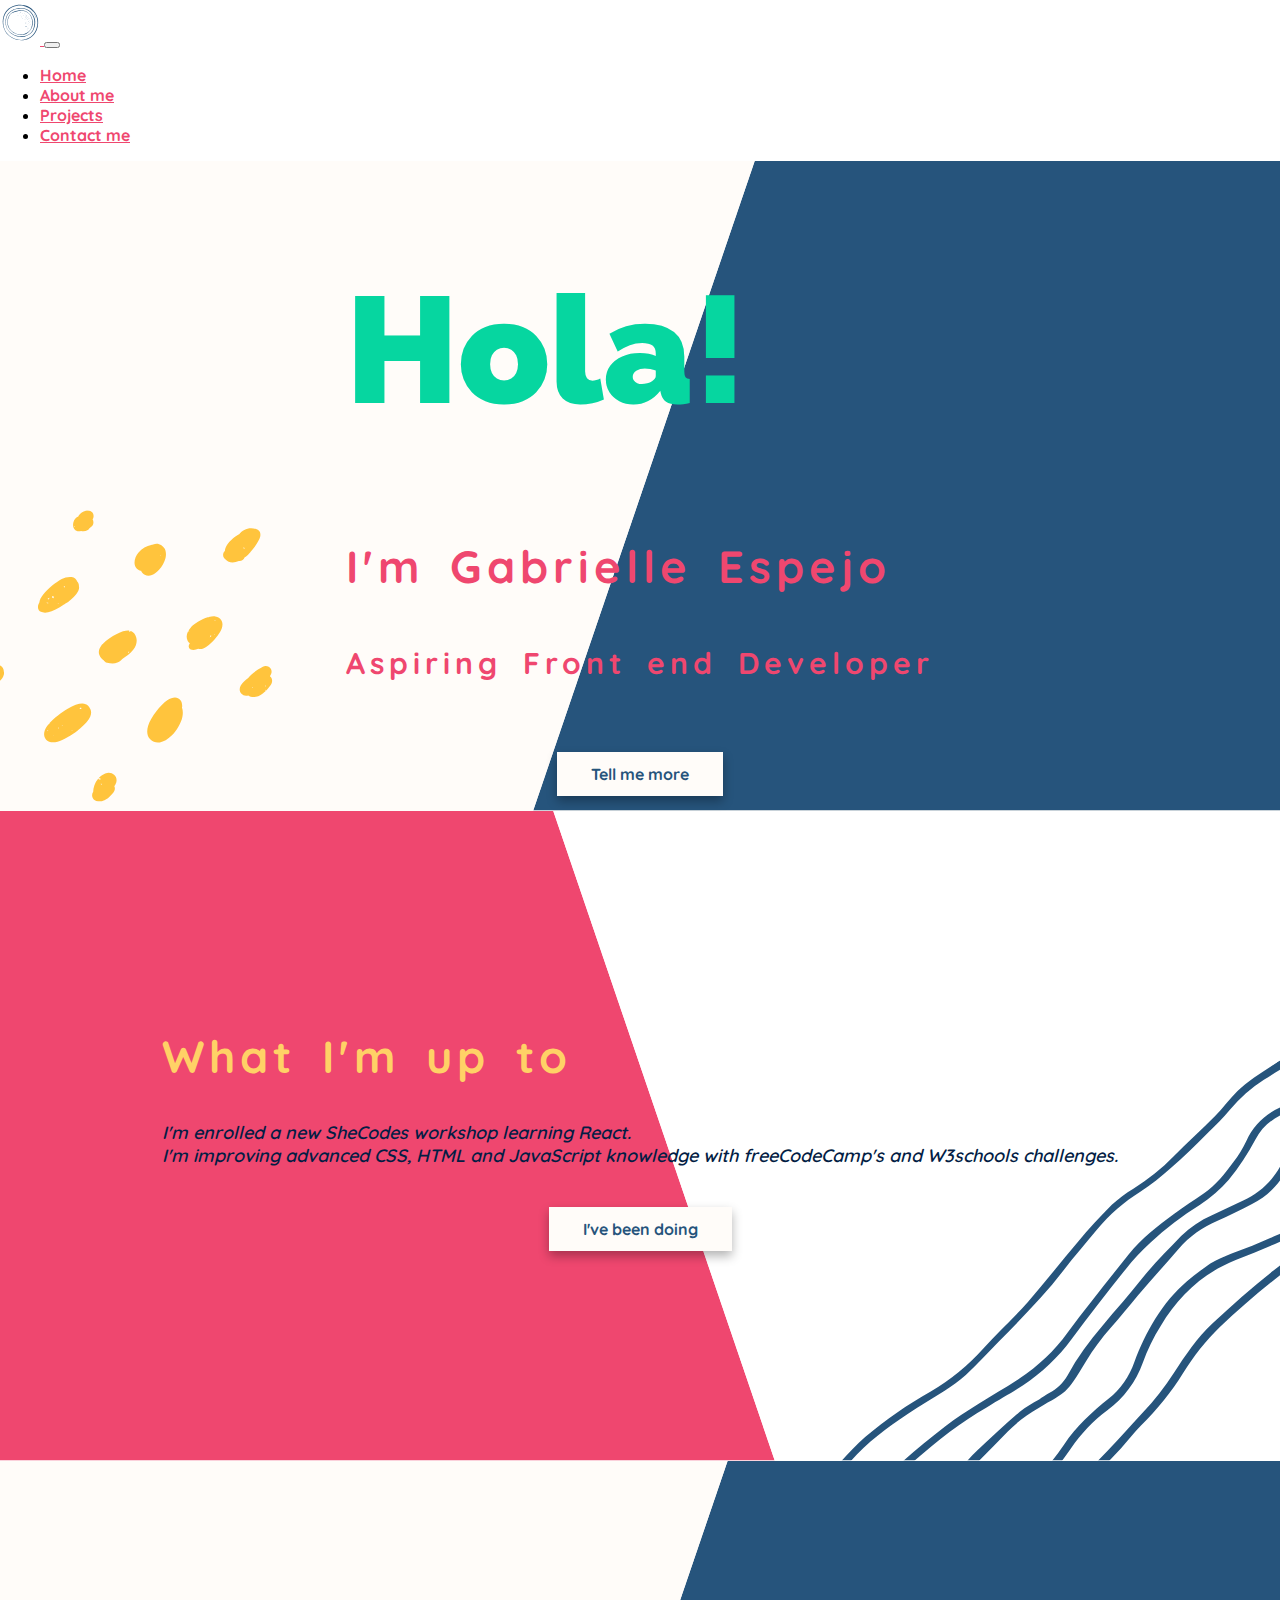
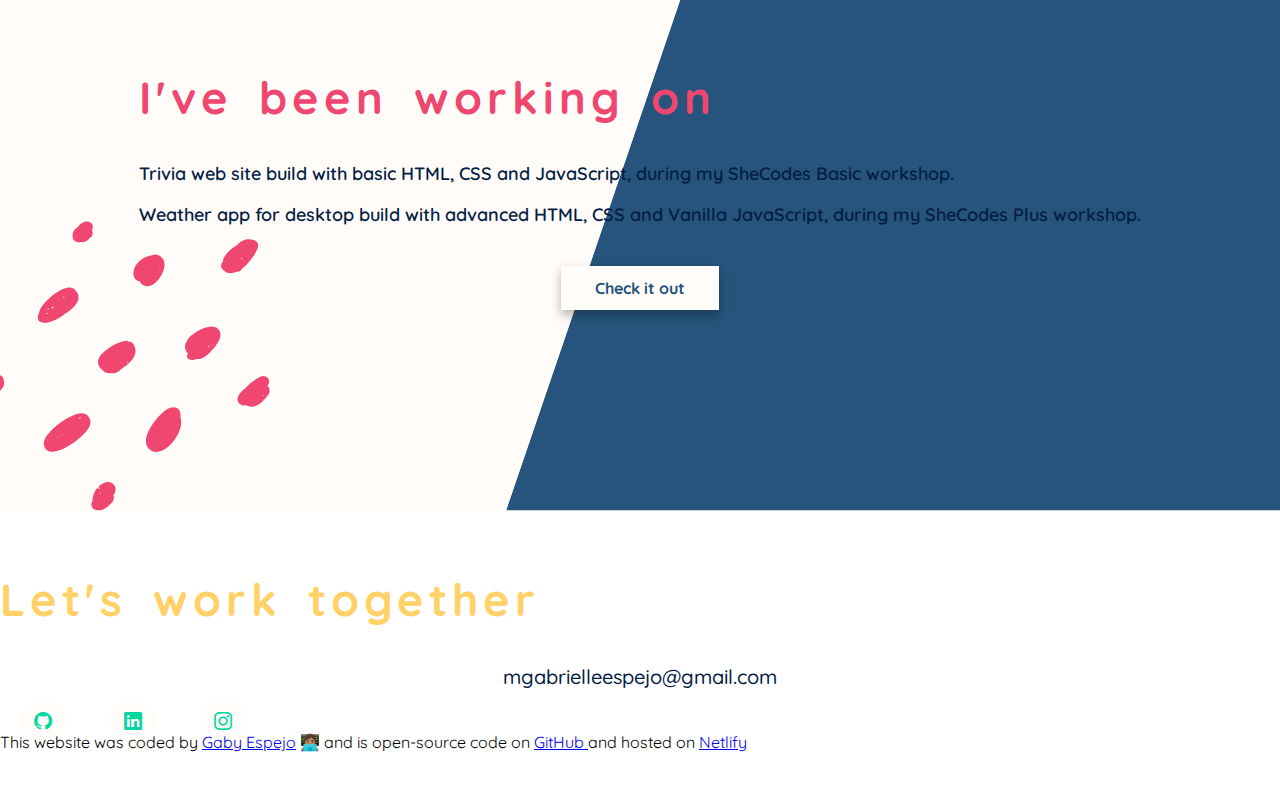
<file: OLDindex.html>
<!DOCTYPE html>
<html lang="en">
  <head>
    <title>Gabrielle Espejo</title>
    <meta charset="UTF-8" />
    <meta http-equiv="X-UA-Compatible" content="IE=edge" />
    <meta name="viewport" content="width=device-width, initial-scale=1.0" />
    <meta
      name="description"
      content="Gabrielle Espejo is a front-end developer based in Europe, check out her projects and contact her for job inquiries"
    />
    <link
      rel="stylesheet"
      href="https://cdn.jsdelivr.net/npm/bootstrap-icons@1.5.0/font/bootstrap-icons.css"
    />
    <link
      href="https://cdn.jsdelivr.net/npm/bootstrap@5.0.1/dist/css/bootstrap.min.css"
      rel="stylesheet"
      integrity="sha384-+0n0xVW2eSR5OomGNYDnhzAbDsOXxcvSN1TPprVMTNDbiYZCxYbOOl7+AMvyTG2x"
      crossorigin="anonymous"
    />
    <link rel="preconnect" href="https://fonts.googleapis.com" />
    <link rel="preconnect" href="https://fonts.gstatic.com" crossorigin />
    <link
      href="https://fonts.googleapis.com/css2?family=Quicksand:wght@300;400;500;600;700&family=Raleway:wght@200;300;400;600;800;900&display=swap"
      rel="stylesheet"
    />
    <link rel="stylesheet" href="src/style.css" />
  </head>
  <body>
    <!----------NAV START---------->
    <nav class="navbar navbar-expand-lg navbar-light bg-light fixed-top">
      <div class="container">
        <a class="navbar-brand" href="index.html">
          <img src="images/logo.svg" alt="logo" width="40" height="45" />
        </a>
        <button
          class="navbar-toggler"
          type="button"
          data-bs-toggle="collapse"
          data-bs-target="#navbarNav"
          aria-controls="navbarNav"
          aria-expanded="false"
          aria-label="Toggle navigation"
        >
          <span class="navbar-toggler-icon"></span>
        </button>
        <div class="collapse navbar-collapse" id="navbarNav">
          <ul class="navbar-nav">
            <li class="nav-item">
              <a class="nav-link" href="index.html" title="Home">Home</a>
            </li>
            <li class="nav-item">
              <a class="nav-link" href="about.html" title="About Gabrielle"
                >About me</a
              >
            </li>
            <li class="nav-item">
              <a class="nav-link" href="projects.html" title="Projects"
                >Projects</a
              >
            </li>
            <li class="nav-item">
              <a class="nav-link" href="contact.html" title="Contact Gabrielle"
                >Contact me</a
              >
            </li>
          </ul>
        </div>
      </div>
    </nav>
    <!----------NAV END---------->

    <!----------SECTION 1 START---------->
    <section id="sec1" class="sec1">
      <div class="container mt-5 p-5 main">
        <div class="row mt-2 text-center">
          <article>
            <div class="col-sm-12">
              <h1 class="p-3 hola">Hola!</h1>
            </div>
            <div class="col-sm-12">
              <h2>I'm Gabrielle Espejo</h2>
              <h5>Aspiring Front end Developer</h5>
            </div>
            <div class="navigation-links">
              <a href="#sec2" class="celeb btn">Tell me more</a>
            </div>
          </article>
        </div>
      </div>
    </section>
    <!----------SECTION 1 END---------->

    <!----------SECTION 2 START---------->
    <section id="sec2" class="sec2">
      <div class="container mt-2 p-5">
        <div class="row mt-2 text-center">
          <article>
            <div class="col-sm-12 mt-2">
              <h2>What I'm up to</h2>
            </div>
            <div class="col-sm-12 mt-2 p-4">
              <p class="fw-bold text-center">
                I'm enrolled a new
                <a
                  href="https://www.shecodes.io/workshops"
                  target="_blank"
                  class="link-info info"
                  >SheCodes workshop</a
                >
                learning React.<br />
                I'm improving advanced CSS, HTML and JavaScript knowledge with
                <a
                  href="https://www.freecodecamp.org/learn/"
                  target="_blank"
                  class="link-info info"
                >
                  freeCodeCamp's</a
                >
                and
                <a
                  href="https://www.w3schools.com/"
                  target="_blank"
                  class="link-info info"
                  >W3schools</a
                >
                challenges.
              </p>
            </div>
            <div class="navigation-links">
              <a href="#sec3" class="celeb btn">I've been doing</a>
            </div>
          </article>
        </div>
      </div>
    </section>
    <!----------SECTION 2 END---------->

    <!----------SECTION 3 START---------->
    <section id="sec3" class="sec3">
      <div class="container container-fluid mt-2 p-5">
        <div class="row mt-2 text-center">
          <article>
            <div class="col-sm-12 mt-2">
              <h2>I've been working on</h2>
            </div>
            <div class="col-sm-12 mt-2 p-4">
              <p class="fw-bold text-center">
                Trivia web site build with basic HTML, CSS and JavaScript,
                during my
                <a
                  href="https://www.shecodes.io/workshops"
                  target="_blank"
                  class="link-info info"
                  >SheCodes Basic workshop</a
                >.
              </p>
              <p class="fw-bold text-center">
                Weather app for desktop build with advanced HTML, CSS and
                Vanilla JavaScript, during my
                <a
                  href="https://www.shecodes.io/workshops"
                  target="_blank"
                  class="link-info info"
                  >SheCodes Plus workshop</a
                >.
              </p>
            </div>
            <div class="navigation-links">
              <a href="projects.html" class="celeb btn">Check it out</a>
            </div>
          </article>
        </div>
      </div>
    </section>
    <!----------SECTION 3 END---------->
    <footer>
      <div class="container container-fluid mt-2 p-4">
        <div class="col-sm-12 mt-2 p-2 footer-email text-center">
          <h2>Let's work together</h2>
        </div>
        <div class="col-sm-12 mt-2 p-2 footer-email text-center">
          <a href="mailto:mgabrielleespejo@gmail.com" class="email-link">
            mgabrielleespejo@gmail.com
          </a>
        </div>
      </div>

      <div class="social-links text-center">
        <a href="https://github.com/GabrielleEspejo" target="_blank"
          ><i class="bi bi-github"></i
        ></a>
        <a
          href=" https://www.linkedin.com/in/mar%C3%ADa-gabrielle-e-2b1aa320a/"
          target="_blank"
          ><i class="bi bi-linkedin"></i
        ></a>
        <a
          href=" https://www.instagram.com/gabriellespejo/?hl=es"
          target="_blank"
          ><i class="bi bi-instagram"></i
        ></a>
      </div>

      <div class="container">
        <div class="row">
          <div class="col-sm-12 mt-2 p-4 text-center">
           This website was coded by
            <a
              class="footer"
              href="https://www.linkedin.com/in/mar%C3%ADa-gabrielle-espejo-2b1aa320a/"
              >Gaby Espejo</a
            >
            👩🏽‍💻 and is open-source code on
            <a
              href="https://github.com/GabrielleEspejo/Responsive-portafolio.git"
              target="_blank"
              class="footer"
            >
              GitHub
            </a>
            and hosted on
            <a
              class="footer"
              href="https://wonderful-brahmagupta-068f58.netlify.app"
              >Netlify</a
            >
          </div>
        </div>
      </div>
    </footer>

    <script
      src="https://cdn.jsdelivr.net/npm/bootstrap@5.0.1/dist/js/bootstrap.bundle.min.js"
      integrity="sha384-gtEjrD/SeCtmISkJkNUaaKMoLD0//ElJ19smozuHV6z3Iehds+3Ulb9Bn9Plx0x4"
      crossorigin="anonymous"
    ></script>
  </body>
</html>
</file>
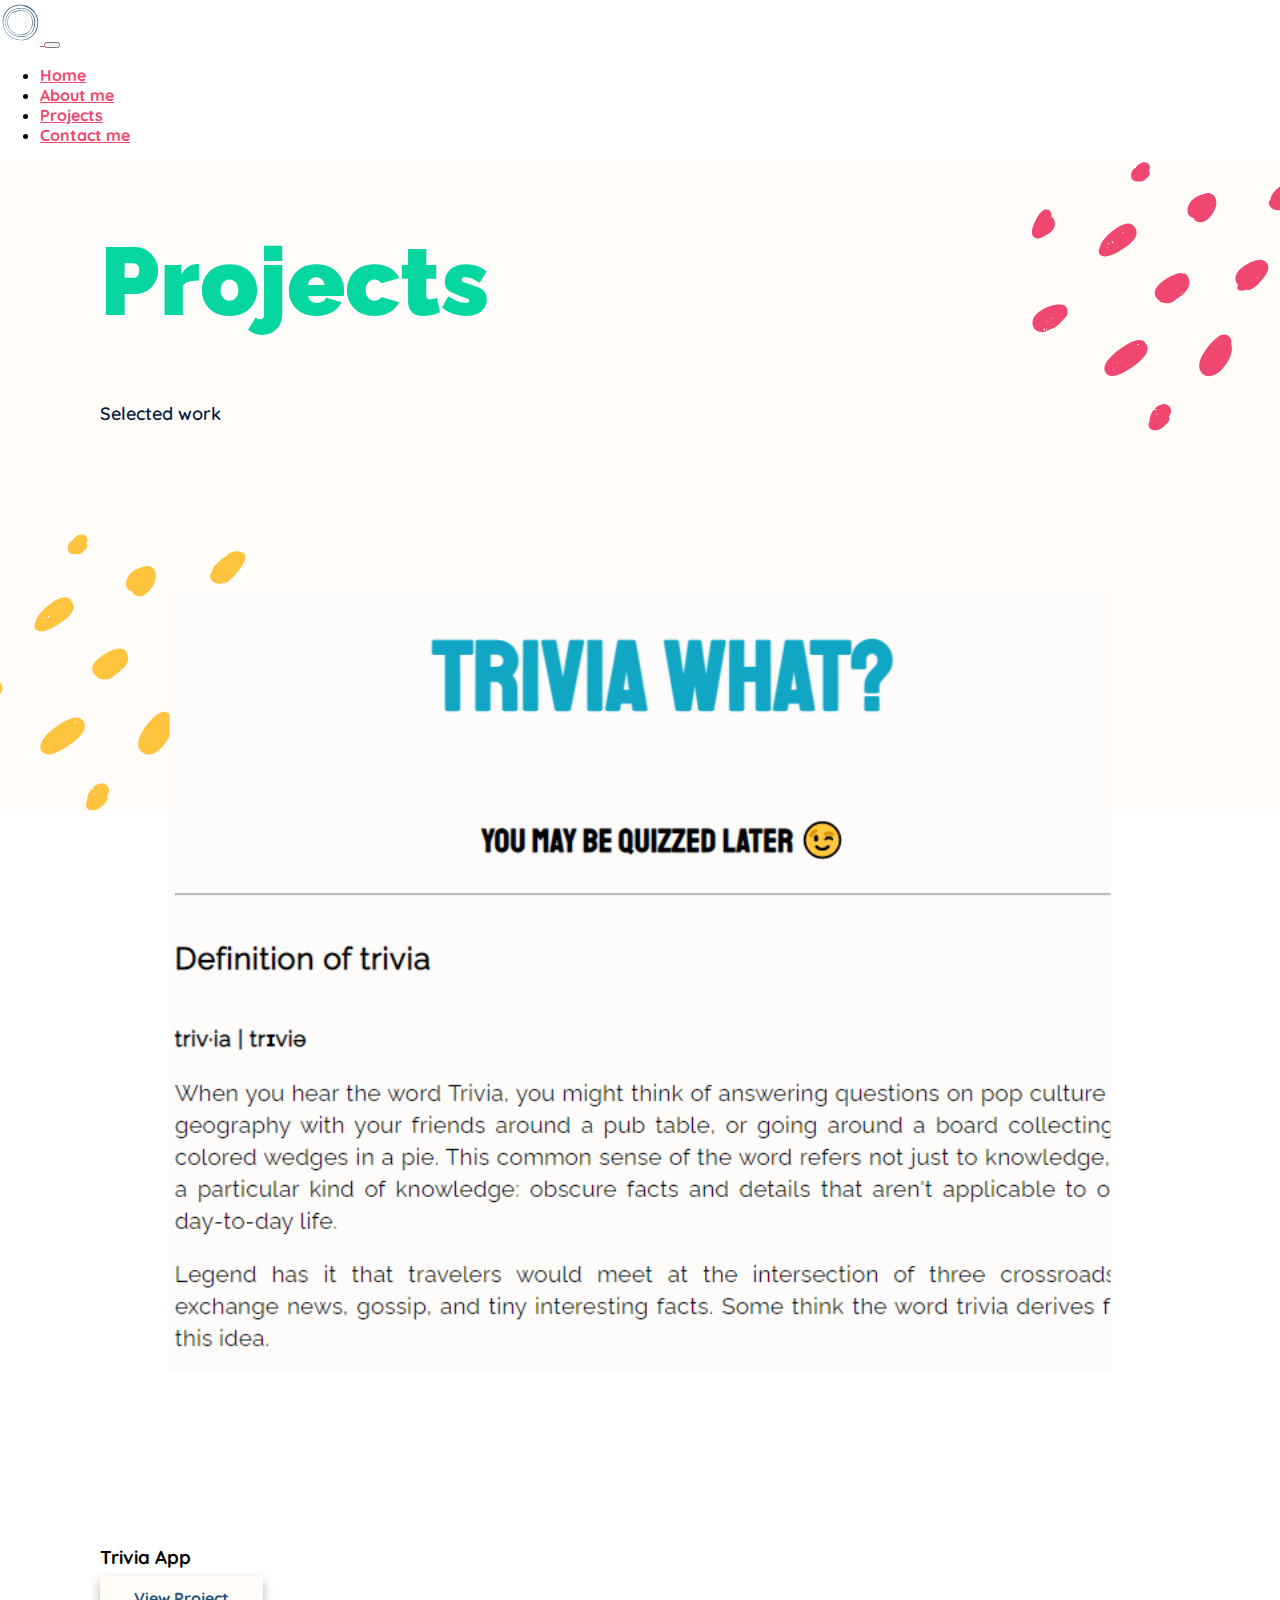
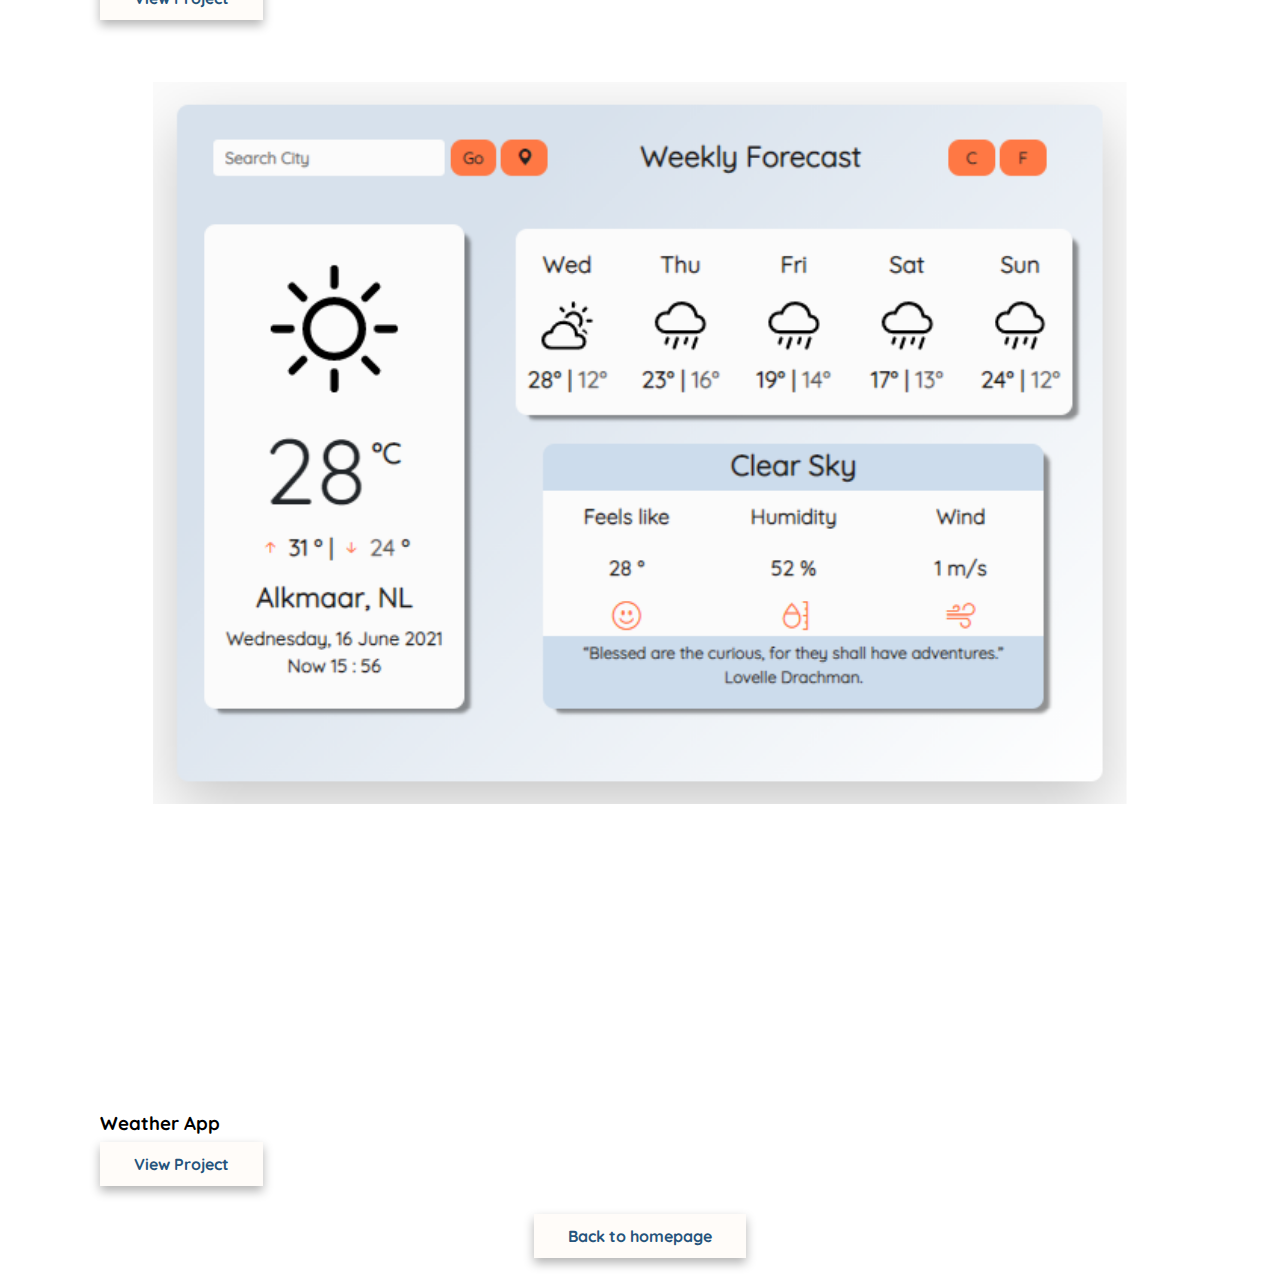
<file: OLDprojects.html>
<!DOCTYPE html>
<html lang="en">
  <head>
    <title>Projects</title>
    <meta charset="UTF-8" />
    <meta http-equiv="X-UA-Compatible" content="IE=edge" />
    <meta name="viewport" content="width=device-width, initial-scale=1.0" />
    <meta
      name="description"
      content="Gabrielle Espejo is a front-end developer based in Europe, check out her projects and contact her for job inquiries"
    />
    <link
      rel="stylesheet"
      href="https://cdn.jsdelivr.net/npm/bootstrap-icons@1.5.0/font/bootstrap-icons.css"
    />
    <link
      href="https://cdn.jsdelivr.net/npm/bootstrap@5.0.1/dist/css/bootstrap.min.css"
      rel="stylesheet"
      integrity="sha384-+0n0xVW2eSR5OomGNYDnhzAbDsOXxcvSN1TPprVMTNDbiYZCxYbOOl7+AMvyTG2x"
      crossorigin="anonymous"
    />
    <link rel="preconnect" href="https://fonts.googleapis.com" />
    <link rel="preconnect" href="https://fonts.gstatic.com" crossorigin />
    <link
      href="https://fonts.googleapis.com/css2?family=Quicksand:wght@300;400;500;600;700&family=Raleway:wght@200;300;400;600;800;900&display=swap"
      rel="stylesheet"
    />
    <link rel="stylesheet" href="src/style.css" />
  </head>
  <body>
    <!----------NAV START---------->
    <nav class="navbar navbar-expand-lg navbar-light bg-light fixed-top">
      <div class="container">
        <a class="navbar-brand" href="index.html">
          <img src="images/logo.svg" alt="logo" width="40" height="45" />
        </a>
        <button
          class="navbar-toggler"
          type="button"
          data-bs-toggle="collapse"
          data-bs-target="#navbarNav"
          aria-controls="navbarNav"
          aria-expanded="false"
          aria-label="Toggle navigation"
        >
          <span class="navbar-toggler-icon"></span>
        </button>
        <div class="collapse navbar-collapse" id="navbarNav">
          <ul class="navbar-nav">
            <li class="nav-item">
              <a class="nav-link" href="index.html" title="Home">Home</a>
            </li>
            <li class="nav-item">
              <a class="nav-link" href="about.html" title="About Gabrielle"
                >About me</a
              >
            </li>
            <li class="nav-item">
              <a class="nav-link" href="projects.html" title="Projects"
                >Projects</a
              >
            </li>
            <li class="nav-item">
              <a class="nav-link" href="contact.html" title="Contact Gabrielle"
                >Contact me</a
              >
            </li>
          </ul>
        </div>
      </div>
    </nav>
    <!----------NAV END---------->

    <!----------SECTION 6 START---------->
      <section id="sec6" class="sec6">
  <div class="container text-center">
    <h1>Projects</h1>
    <p>Selected work</p>

    <div class="projects-grid">

      <div class="project-card">
        <img src="/images/trivia-page.png" alt="Trivia project">
        <div class="project-info">
          <h3>Trivia App</h3>
          <a href="https://inspiring-northcutt-22b9b5.netlify.app" target="_blank" class="celeb">View Project</a>
        </div>
      </div>

      <div class="project-card">
        <img src="/images/weather-app.png" alt="Weather app">
        <div class="project-info">
          <h3>Weather App</h3>
          <a href="https://vigilant-wilson-1b3380.netlify.app" target="_blank" class="celeb">View Project</a>
        </div>
      </div>

    </div>

    <div class="navigation-links">
      <a href="index.html" class="celeb">Back to homepage</a>
    </div>
  </div>
</section>
    </section>

    <!----------SECTION 6 END---------->

    <script
      src="https://cdn.jsdelivr.net/npm/bootstrap@5.0.1/dist/js/bootstrap.bundle.min.js"
      integrity="sha384-gtEjrD/SeCtmISkJkNUaaKMoLD0//ElJ19smozuHV6z3Iehds+3Ulb9Bn9Plx0x4"
      crossorigin="anonymous"
    ></script>
  </body>
</html>
</file>
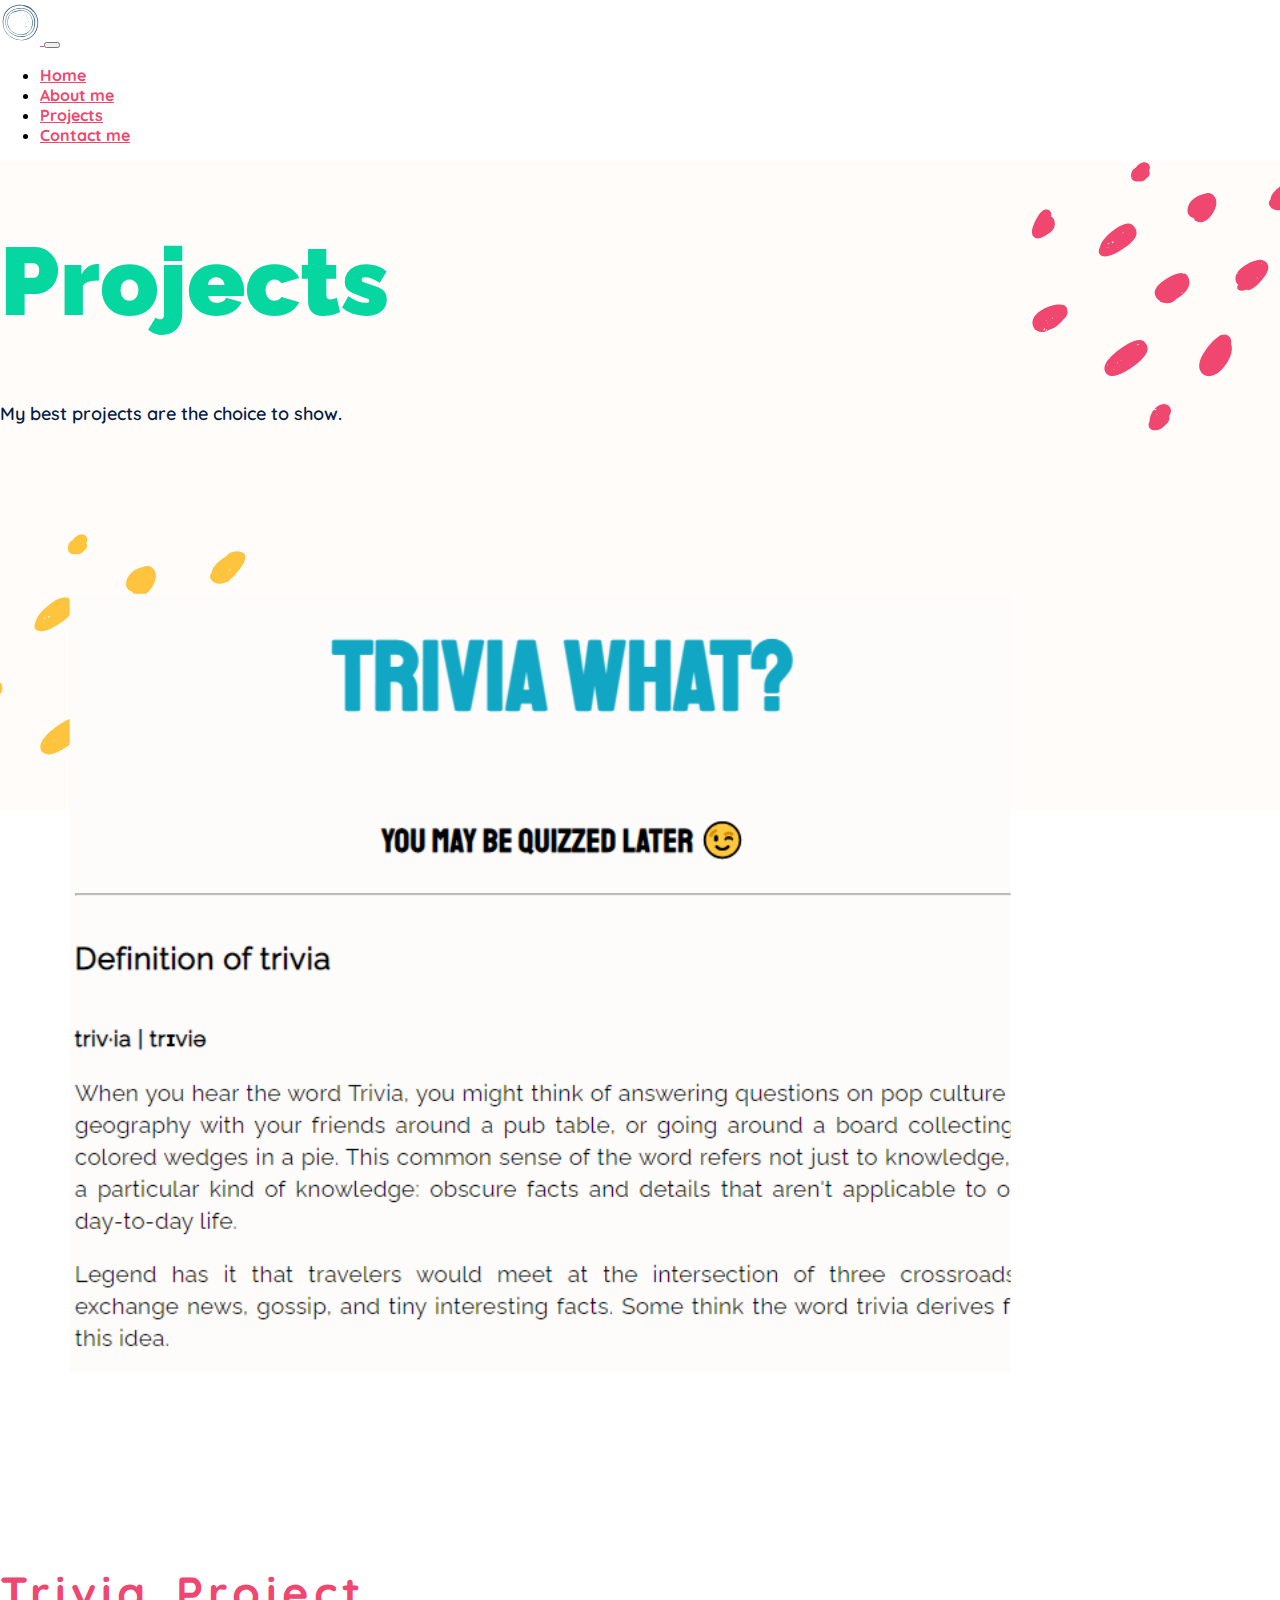
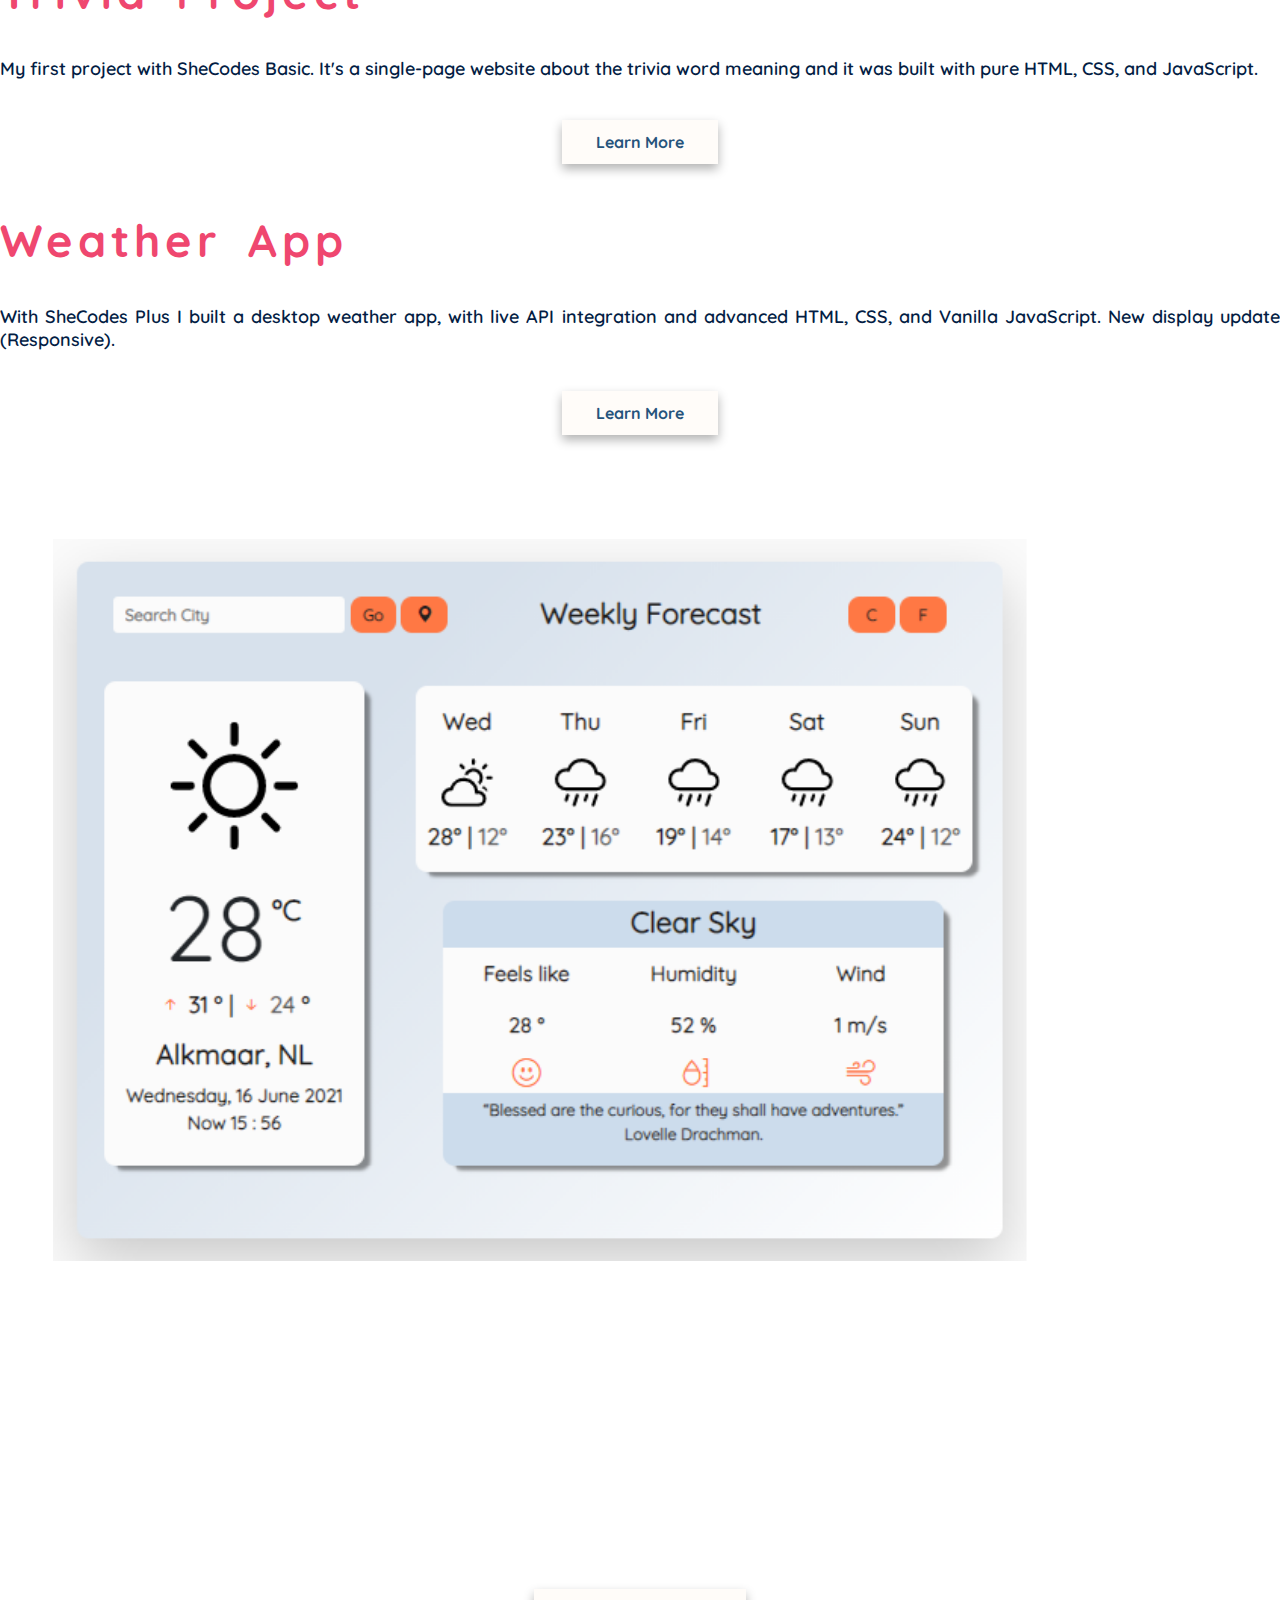
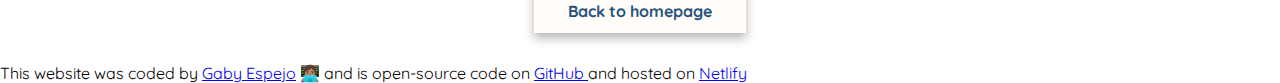
<file: projects.html>
<!DOCTYPE html>
<html lang="en">
  <head>
    <title>Projects</title>
    <meta charset="UTF-8" />
    <meta http-equiv="X-UA-Compatible" content="IE=edge" />
    <meta name="viewport" content="width=device-width, initial-scale=1.0" />
    <meta
      name="description"
      content="Gabrielle Espejo is a front-end developer based in Europe, check out her projects and contact her for job inquiries"
    />
    <link
      rel="stylesheet"
      href="https://cdn.jsdelivr.net/npm/bootstrap-icons@1.5.0/font/bootstrap-icons.css"
    />
    <link
      href="https://cdn.jsdelivr.net/npm/bootstrap@5.0.1/dist/css/bootstrap.min.css"
      rel="stylesheet"
      integrity="sha384-+0n0xVW2eSR5OomGNYDnhzAbDsOXxcvSN1TPprVMTNDbiYZCxYbOOl7+AMvyTG2x"
      crossorigin="anonymous"
    />
    <link rel="preconnect" href="https://fonts.googleapis.com" />
    <link rel="preconnect" href="https://fonts.gstatic.com" crossorigin />
    <link
      href="https://fonts.googleapis.com/css2?family=Quicksand:wght@300;400;500;600;700&family=Raleway:wght@200;300;400;600;800;900&display=swap"
      rel="stylesheet"
    />
    <link rel="stylesheet" href="src/style.css" />
  </head>
  <body>
    <!----------NAV START---------->
    <nav class="navbar navbar-expand-lg navbar-light bg-light fixed-top">
      <div class="container">
        <a class="navbar-brand" href="index.html">
          <img src="images/logo.svg" alt="logo" width="40" height="45" />
        </a>
        <button
          class="navbar-toggler"
          type="button"
          data-bs-toggle="collapse"
          data-bs-target="#navbarNav"
          aria-controls="navbarNav"
          aria-expanded="false"
          aria-label="Toggle navigation"
        >
          <span class="navbar-toggler-icon"></span>
        </button>
        <div class="collapse navbar-collapse" id="navbarNav">
          <ul class="navbar-nav">
            <li class="nav-item">
              <a class="nav-link" href="index.html" title="Home">Home</a>
            </li>
            <li class="nav-item">
              <a class="nav-link" href="about.html" title="About Gabrielle"
                >About me</a
              >
            </li>
            <li class="nav-item">
              <a class="nav-link" href="projects.html" title="Projects"
                >Projects</a
              >
            </li>
            <li class="nav-item">
              <a class="nav-link" href="contact.html" title="Contact Gabrielle"
                >Contact me</a
              >
            </li>
          </ul>
        </div>
      </div>
    </nav>
    <!----------NAV END---------->

    <!----------SECTION 6 START---------->
    <section id="sec6" class="sec6">
      <div class="container container-fluid mt-2 p-5">
        <h1 class="m-4 text-center">Projects</h1>
        <p class="text-center">My best projects are the choice to show.</p>

        <div class="row mt-5">
          <div class="col d-none d-lg-block">
            <img
              src="images/trivia-page.png"
              alt="trivia-page"
              class="img-fluid"
            />
          </div>

          <div class="col">
            <div class="text-center">
              <h2 class="mb-4">Trivia Project</h2>
              <p class="mb-5">
                My first project with SheCodes Basic. It's a single-page website
                about the trivia word meaning and it was built with pure HTML,
                CSS, and JavaScript.
              </p>

              <div class="navigation-links">
                <a
                  href="https://inspiring-northcutt-22b9b5.netlify.app"
                  target="_blank"
                  class="celeb btn"
                  >Learn More</a
                >
              </div>
            </div>
          </div>
        </div>
        <div class="row mt-5">
          <div class="col">
            <div class="text-center">
              <h2 class="mb-4">Weather App</h2>
              <p class="mb-5">
                With SheCodes Plus I built a desktop weather app, with live API
                integration and advanced HTML, CSS, and Vanilla JavaScript. New
                display update (Responsive).
              </p>
              <div class="navigation-links">
                <a
                  href="https://vigilant-wilson-1b3380.netlify.app"
                  class="celeb btn"
                  target="_blank"
                  >Learn More</a
                >
              </div>
            </div>
          </div>
          <div class="col d-none d-lg-block">
            <img
              src="images/weather-app.png"
              class="img-fluid"
              alt="weather-app"
            />
          </div>
        </div>
      </div>
      <div class="navigation-links">
        <a href="index.html" class="celeb btn">Back to homepage</a>
      </div>

      <div class="container container-fluid">
        <div class="row">
          <div class="col-sm-12 mt-2 p-4 text-center">
            This website was coded by
            <a
              class="footer"
              href="https://www.linkedin.com/in/mar%C3%ADa-gabrielle-espejo-2b1aa320a/"
              >Gaby Espejo</a
            >
            👩🏽‍💻 and is open-source code on
            <a
              href="https://github.com/GabrielleEspejo/Responsive-portafolio.git"
              target="_blank"
              class="footer"
            >
              GitHub
            </a>
            and hosted on
            <a
              class="footer"
              href="https://wonderful-brahmagupta-068f58.netlify.app"
              >Netlify</a
            >
          </div>
        </div>
      </div>
    </section>

    <!----------SECTION 6 END---------->

    <script
      src="https://cdn.jsdelivr.net/npm/bootstrap@5.0.1/dist/js/bootstrap.bundle.min.js"
      integrity="sha384-gtEjrD/SeCtmISkJkNUaaKMoLD0//ElJ19smozuHV6z3Iehds+3Ulb9Bn9Plx0x4"
      crossorigin="anonymous"
    ></script>
  </body>
</html>
</file>
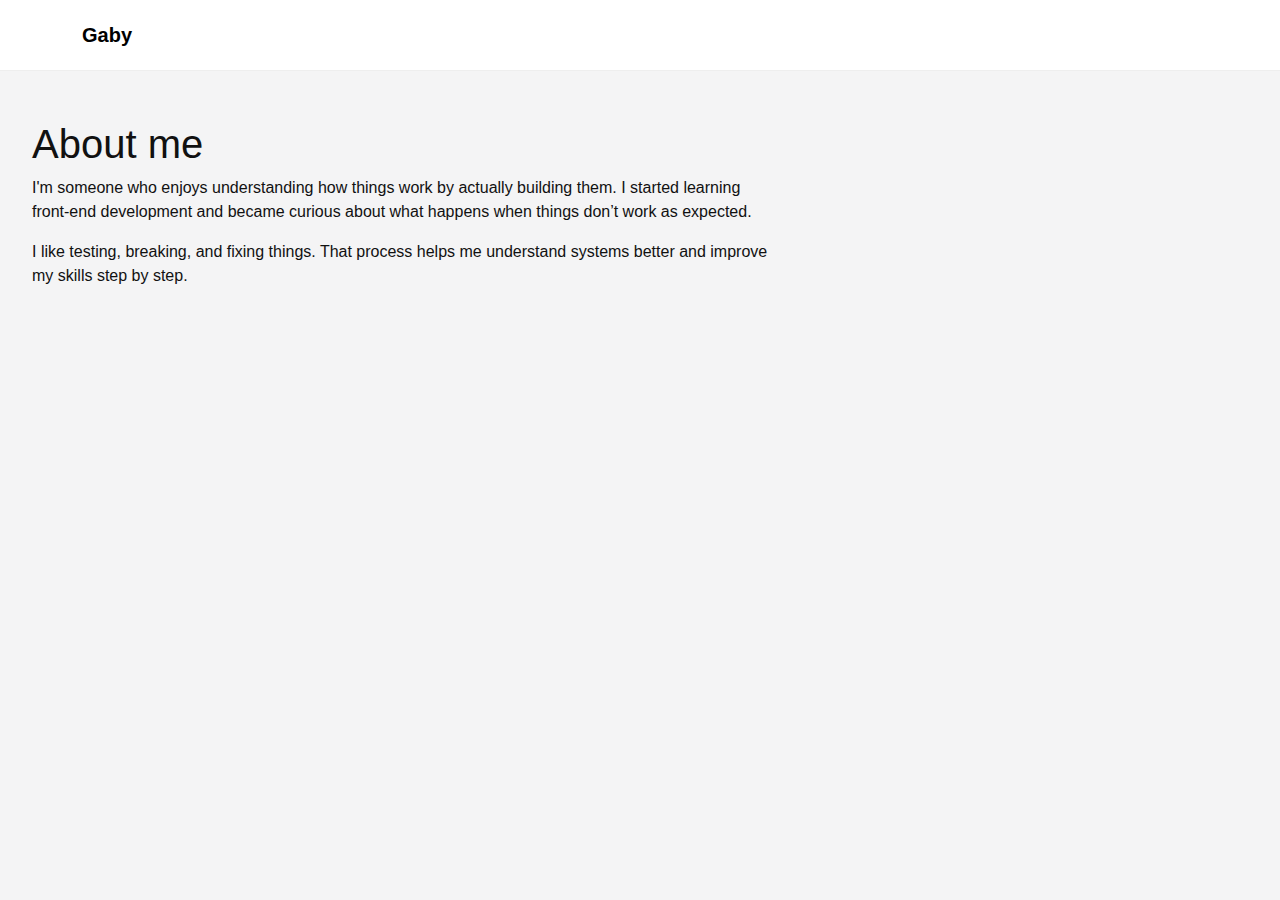
<file: portfolio-v2/about.html>
<!DOCTYPE html>
<html lang="en">
<head>
  <meta charset="UTF-8">
  <meta name="viewport" content="width=device-width, initial-scale=1.0">
  <title>About</title>

  <link href="https://cdn.jsdelivr.net/npm/bootstrap@5.3.0/dist/css/bootstrap.min.css" rel="stylesheet">
  <link rel="stylesheet" href="style.css">
</head>

<body>

<nav class="navbar navbar-expand-lg fixed-top">
  <div class="container">
    <a class="navbar-brand" href="index.html">Gaby</a>
  </div>
</nav>

<section class="page">
  <div class="container">
    <h1>About me</h1>

    <p>
      I'm someone who enjoys understanding how things work by actually building them.
      I started learning front-end development and became curious about what happens
      when things don’t work as expected.
    </p>

    <p>
      I like testing, breaking, and fixing things. That process helps me understand
      systems better and improve my skills step by step.
    </p>

  </div>
</section>

</body>
</html>
</file>
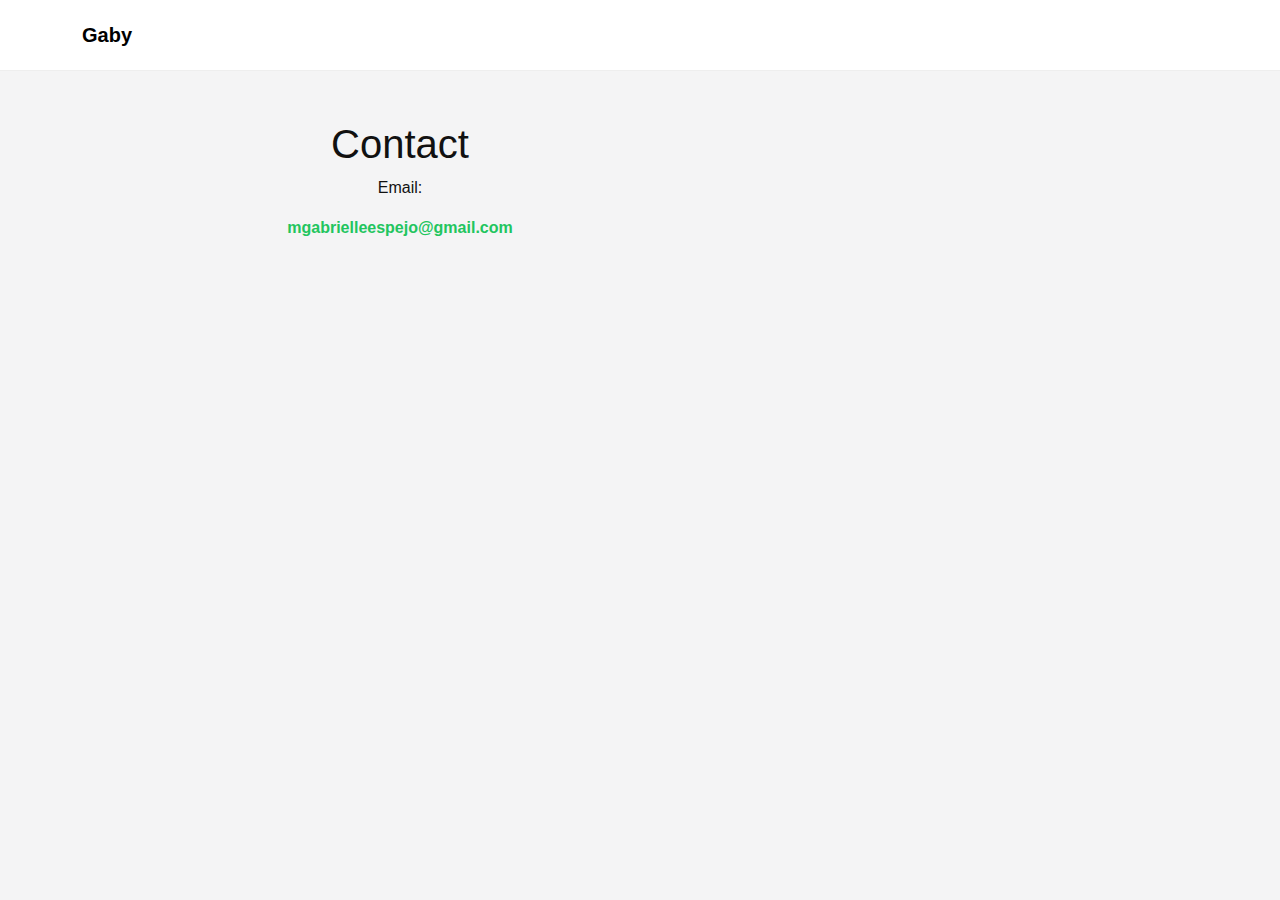
<file: portfolio-v2/contact.html>
<!DOCTYPE html>
<html lang="en">
<head>
  <meta charset="UTF-8">
  <meta name="viewport" content="width=device-width, initial-scale=1.0">
  <title>Contact</title>

  <link href="https://cdn.jsdelivr.net/npm/bootstrap@5.3.0/dist/css/bootstrap.min.css" rel="stylesheet">
  <link rel="stylesheet" href="style.css">
</head>

<body>

<nav class="navbar navbar-expand-lg fixed-top">
  <div class="container">
    <a class="navbar-brand" href="index.html">Gaby</a>
  </div>
</nav>

<section class="page text-center">
  <div class="container">
    <h1>Contact</h1>

    <p>Email:</p>
    <a href="mailto:mgabrielleespejo@gmail.com" class="email-link">
      mgabrielleespejo@gmail.com
    </a>

  </div>
</section>

</body>
</html>
</file>
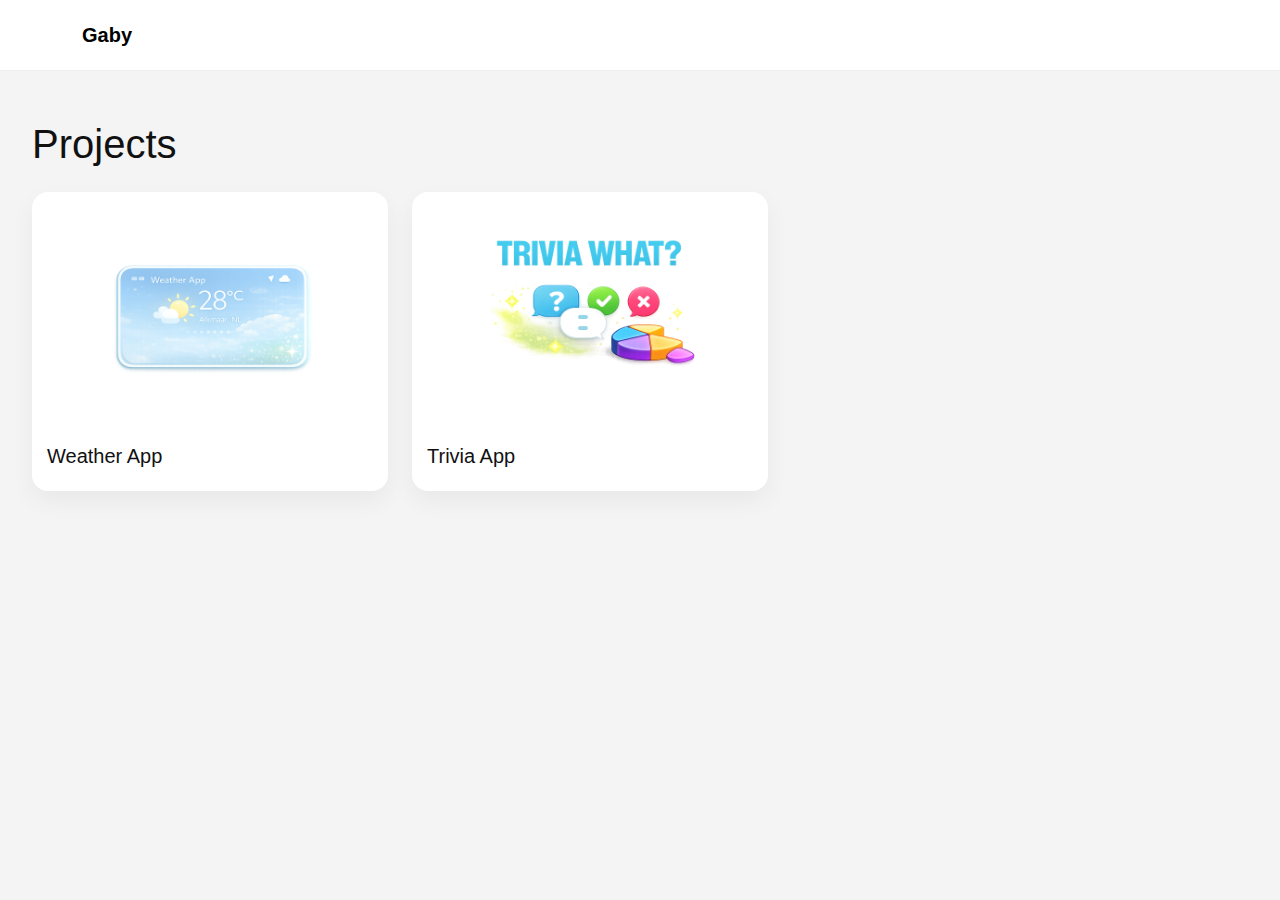
<file: portfolio-v2/projects.html>
<!DOCTYPE html>
<html lang="en">
<head>
  <meta charset="UTF-8">
  <meta name="viewport" content="width=device-width, initial-scale=1.0">
  <title>Projects</title>

  <link href="https://cdn.jsdelivr.net/npm/bootstrap@5.3.0/dist/css/bootstrap.min.css" rel="stylesheet">
  <link rel="stylesheet" href="style.css">
</head>

<body>

<nav class="navbar navbar-expand-lg fixed-top">
  <div class="container">
    <a class="navbar-brand" href="index.html">Gaby</a>
  </div>
</nav>

<section class="page">
  <div class="container">
    <h1>Projects</h1>

    <div class="row mt-4">

      <div class="col-md-6">
        <div class="project-card">
          <img src="images/weather-app.png">
          <h5>Weather App</h5>
        </div>
      </div>

      <div class="col-md-6">
        <div class="project-card">
          <img src="images/trivia-page.png">
          <h5>Trivia App</h5>
        </div>
      </div>

    </div>
  </div>
</section>

</body>
</html>
</file>
<file: src/style.css>
html {
  box-sizing: border-box;
  margin: 0;
  padding: 0;
  scroll-behavior: smooth;
}

body {
  font-family: "Quicksand", sans-serif;
  margin: 0;
  padding: 0;
}

:root {
  --accent-color: #ef476f;
  --box-shadow: 0 5px 10px rgba(0, 0, 0, 0.3);
  --primary-color: #031d44;
  --secondary-color: #ffd166;
  --variant-color: #06d6a0;
  --variant-color2: #fffcf9;
  --variant-color3: #26547c;
}

.nav-link,
.navbar-brand {
  color: var(--accent-color) !important;
  font-weight: 700;
}

.nav-link:hover {
  color: var(--variant-color3) !important;
}

/*--------SECTION, div , col , row START----------*/

section {
  align-items: center;
  background-size: cover;
  display: grid;
  height: 650px;
  margin: 0;
  justify-content: center;
}

.sec1 {
  background: var(--variant-color2);
  background-image: url(../images/1.svg);
  background-repeat: no-repeat;
  background-position: center;
}

.sec2 {
  background-image: url(../images/2.svg);
  background-repeat: no-repeat;
  background-position: center;
}

.sec3 {
  background: var(--variant-color2);
  background-image: url(../images/3.svg);
  background-repeat: no-repeat;
  background-position: center;
}

.sec4 {
  background: var(--variant-color2);
  background-image: url(../images/4.svg);
  background-repeat: no-repeat;
  background-position: center;
}

.sec5 {
  background: var(--variant-color2);
  background-image: url(../images/5.svg);
  background-repeat: no-repeat;
  background-position: center;
}

.sec6{
   background: var(--variant-color2);
  background-image: url(../images/6.svg);
  background-repeat: no-repeat;
  background-position: center;
}

/*--------SECTION, div , col , row END----------*/

/*--------Titles, p, START----------*/
h1 {
  color: var(--variant-color);
  font-family: "Raleway", sans-serif;
  font-size: 96px;
  font-weight: 900;
}

.hola {
  font-size: 150px;
}
h2 {
  font-size: 45px;
}

h2,
h5 {
  color: var(--accent-color);
  font-weight: 700;
  letter-spacing: 5px;
  word-spacing: 8px;
}

h5{
  font-size: 30px;
}

p {
  color: var(--primary-color);
  font-size: 18px;
  font-weight: 600;
  text-align: justify;
}

.sec2 h2 {
  color: var(--secondary-color);
}

.sec2 p {
  font-style: italic;
}
.contact {
  color: var(--secondary-color)
}
footer h2 {
  color: var(--secondary-color);
}
/*--------Titles, p END----------*/

/* Buttons ans links start*/

.navigation-links {
  display: flex;
  margin-top: 20px;
  margin-bottom: 20px;
  justify-content: center;
}

.celeb {
  background-color: var(--variant-color2);
  box-shadow: var(--box-shadow);
  color: var(--variant-color3);
  margin: 20px 0 10px;
  font-weight: 700;
  padding: 12px 34px;
  text-decoration: none;
  transition: all 200ms ease-in-out;
}

.celeb:hover {
  background-color: var(--variant-color);
  border: 1px solid var(--secondary-color);
  color: var(--variant-color2);
  cursor: pointer;
}

.email-link {
  color: var(--primary-color);
  display: flex;
  font-size: 20px;
  font-weight: 500;
  justify-content: center;
  text-decoration: none;
}

.email-link:hover {
  color: var(--variant-color3);
  text-decoration: underline;
}

.info{
  color: var(--primary-color);
  text-decoration: none;
}

/* Buttons and links end*/

footer{
  margin: 60px 0;
}
 footer .footer-email{
   margin: 20px 0;
 }

footer .social-links a {
  background-color: var(--variant-color2);
  border-radius: 50%;
  color: var(--variant-color);
  font-size: 18px;
  margin: 0 20px;
  padding: 10px 14px;
  transition: all 200ms ease-in-out;
}

footer .social-links a:hover{
  background-color: var(--variant-color);
color: var(--variant-color2);
}






/* Media Screen  Start*/

@media (max-width: 600px) {
  section {
    flex-direction: column;
  }
  container, container-fluid {
    justify-content: center;
    text-align: center;
  }

  h1 {
    font-size: 40px !important;
  }
  h2, h5 {
    font-size: 20px;
  }
  p,
  a {
    font-size: 13px !important;
  }
  .hola{
    font-size: 80px !important;
  }
}
</file>
<file: portfolio-v2/style.css>
/* RESET */
body {
  margin: 0;
  font-family: "Inter", sans-serif;
  background: #f4f4f5;
  color: #111;
}

/* NAVBAR */
.navbar {
  background: white !important;
  padding: 15px 0;
  border-bottom: 1px solid #eee;
}

.navbar-brand {
  font-weight: 700;
  font-size: 20px;
}

.nav-link {
  color: #555 !important;
  margin-left: 20px;
}

.nav-link:hover {
  color: #000 !important;
}

/* HERO */
.hero {
  padding: 140px 20px 100px;
}

.hero h1 {
  font-size: 64px;
  font-weight: 800;
  line-height: 1.1;
}

.slogan {
  font-size: 20px;
  color: #22c55e;
  margin: 15px 0;
}

.hero p {
  font-size: 18px;
  color: #555;
  max-width: 500px;
}

.hero-img {
  max-width: 300px;
  transition: 0.3s;
}

.hero-img:hover {
  transform: rotate(-5deg) scale(1.05);
}

/* BUTTON */
.btn-main {
  background: black;
  color: white;
  padding: 12px 25px;
  border-radius: 8px;
  text-decoration: none;
  display: inline-block;
  transition: 0.3s;
}

.btn-main:hover {
  background: #22c55e;
}

/* SECTIONS */
section {
  padding: 80px 20px;
}

h2 {
  font-weight: 700;
  margin-bottom: 20px;
}

/* CARDS */
.card-light {
  background: white;
  padding: 25px;
  border-radius: 16px;
  box-shadow: 0 10px 25px rgba(0,0,0,0.05);
  transition: 0.3s;
}

.card-dark {
  background: #111;
  color: white;
  padding: 25px;
  border-radius: 16px;
  transition: 0.3s;
}

.card-light:hover,
.card-dark:hover {
  transform: translateY(-5px);
}

/* PROJECTS */
.project-card {
  background: white;
  border-radius: 16px;
  overflow: hidden;
  box-shadow: 0 10px 25px rgba(0,0,0,0.05);
  transition: 0.3s;
}

.project-card img {
  width: 100%;
}

.project-card h5 {
  padding: 15px;
}

.project-card:hover {
  transform: scale(1.03);
}

/* CTA */
.cta {
  text-align: center;
}

.cta h2 {
  font-size: 36px;
}

.cta p {
  color: #666;
  margin-bottom: 20px;
}

/* PAGE (about, contact) */
.page {
  padding-top: 120px;
  max-width: 800px;
}

.email-link {
  color: #22c55e;
  text-decoration: none;
  font-weight: 600;
}

.email-link:hover {
  text-decoration: underline;
}

/* MOBILE */
@media (max-width: 768px) {

  .hero h1 {
    font-size: 36px;
  }

  .hero-img {
    margin-top: 30px;
  }

}
</file>
